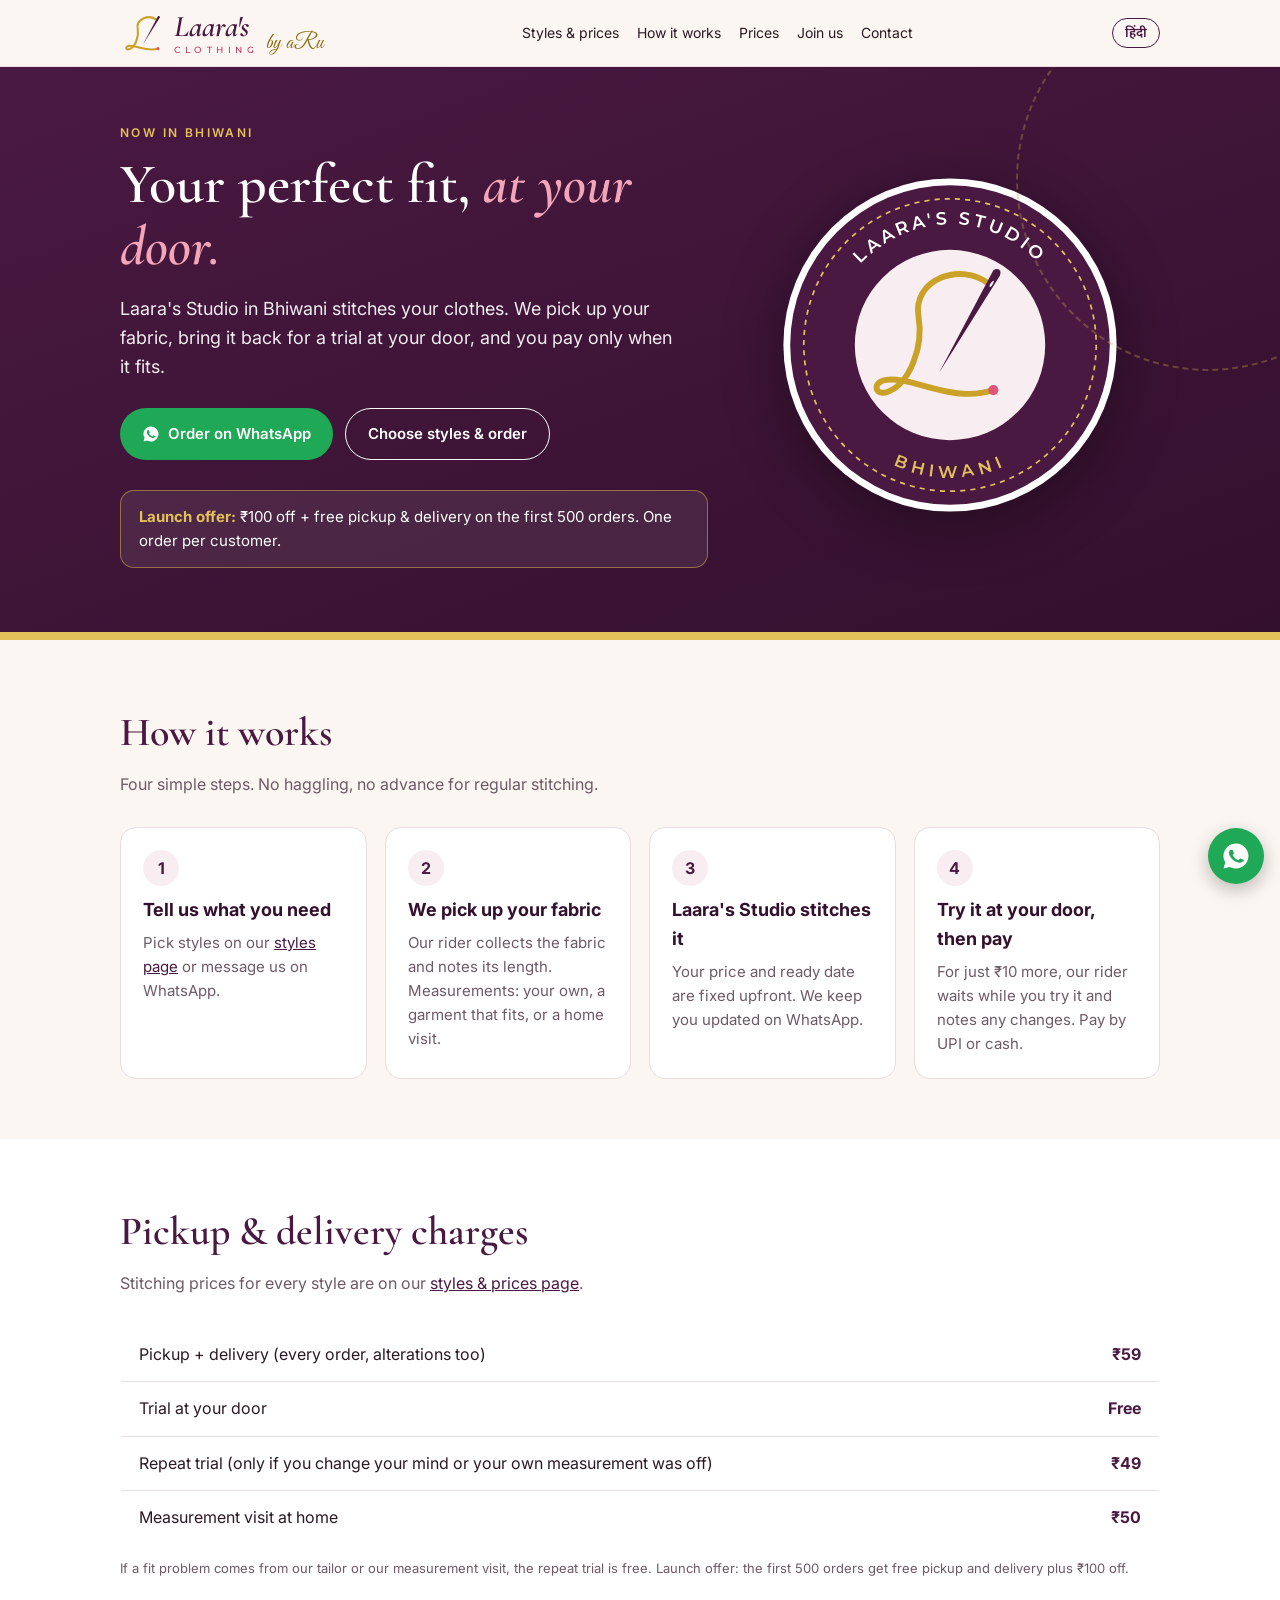
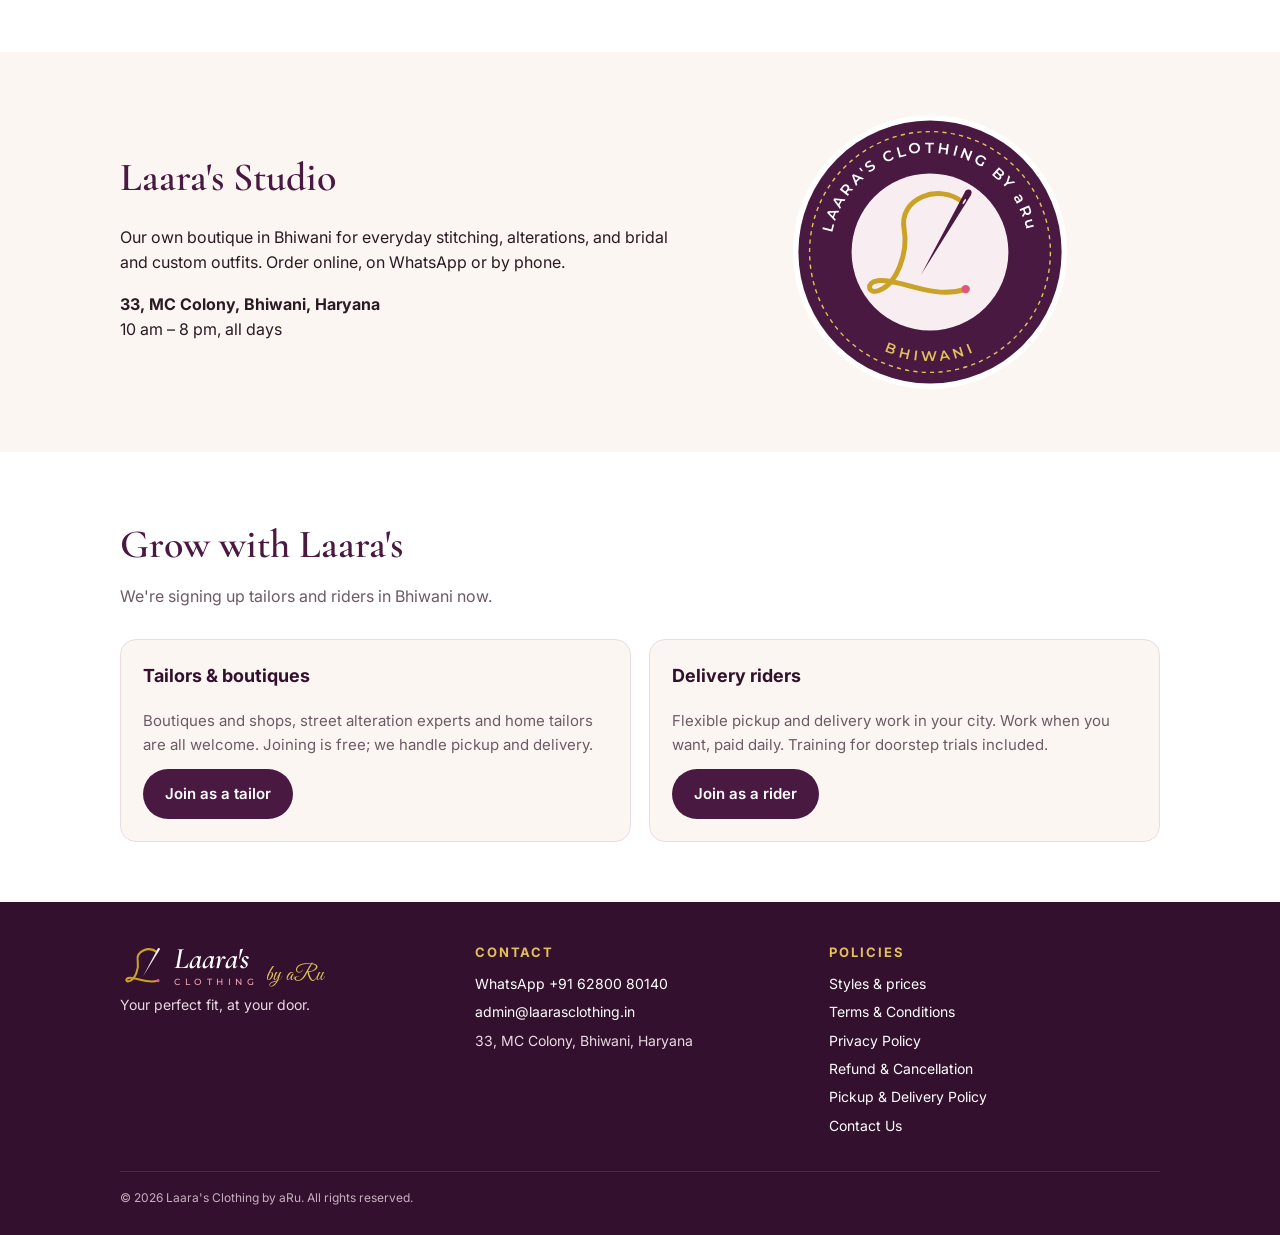
<file: site/index.html>
<!DOCTYPE html>
<html lang="en">
<head>
<meta charset="utf-8">
<meta name="viewport" content="width=device-width,initial-scale=1">
<title>Laara's Clothing by aRu — Tailoring at your door, Bhiwani</title>
<meta name="description" content="Laara's Studio, Bhiwani: get your clothes stitched with a free trial at your door on every order, and pay only when it fits. Order online or on WhatsApp.">
<meta property="og:title" content="Laara's Clothing by aRu">
<meta property="og:description" content="Laara's Studio, Bhiwani. Free trial at your door on every order. Pay only when it fits.">
<meta name="theme-color" content="#5B2245">
<link rel="icon" href="favicon.svg" type="image/svg+xml">
<link rel="preconnect" href="https://fonts.googleapis.com"><link rel="preconnect" href="https://fonts.gstatic.com" crossorigin>
<link href="https://fonts.googleapis.com/css2?family=Cormorant+Garamond:ital,wght@0,600;1,600&family=Great+Vibes&family=Inter:wght@400;600;700&family=Montserrat:wght@500;600&family=Noto+Sans+Devanagari:wght@400;600&display=swap" rel="stylesheet">
<link rel="stylesheet" href="style.css">
</head>
<body>

<header class="top"><div class="wrap">
  <a class="brand" href="/" aria-label="Laara's Clothing by aRu home"><svg class="mark" viewBox="0 0 200 200" aria-hidden="true"><g transform="translate(-5 12)"><path d="M166 32 C132 4 74 26 82 70 C88 104 72 148 46 158 C30 164 27 146 44 144 C76 140 122 172 170 156" fill="none" stroke="#C9A227" stroke-width="9" stroke-linecap="round"/><polygon points="170,15 178,21 106,136" fill="#4A1942"/><circle cx="174" cy="18" r="4.4" fill="#4A1942"/><circle cx="170" cy="156" r="7" fill="#E0567A"/></g></svg><span class="words"><span class="name">Laara's</span><span class="sub">CLOTHING</span></span><span class="by">by aRu</span></a>
  <nav class="links">
    <a href="shop.html"><span data-l="en">Styles &amp; prices</span><span data-l="hi">स्टाइल और कीमतें</span></a>
    <a href="#how"><span data-l="en">How it works</span><span data-l="hi">कैसे काम करता है</span></a>
    <a href="#prices"><span data-l="en">Prices</span><span data-l="hi">कीमतें</span></a>
    <a href="#join"><span data-l="en">Join us</span><span data-l="hi">हमसे जुड़ें</span></a>
    <a href="contact.html"><span data-l="en">Contact</span><span data-l="hi">संपर्क</span></a>
  </nav>
  <button class="lang" id="langBtn" type="button">हिंदी</button>
</div></header>

<section class="hero"><div class="wrap hero-grid"><div class="hero-text">
  <div class="eyebrow"><span data-l="en">Now in Bhiwani</span><span data-l="hi">अब भिवानी में</span></div>
  <h1 data-l="en">Your perfect fit, <em>at your door.</em></h1>
  <h1 data-l="hi">सही फिटिंग, <em>आपके दरवाज़े पर।</em></h1>
  <p class="lead" data-l="en">Laara's Studio in Bhiwani stitches your clothes. We pick up your fabric, bring it back for a trial at your door, and you pay only when it fits.</p>
  <p class="lead" data-l="hi">भिवानी का लारा'ज़ स्टूडियो आपके कपड़े सिलता है। हम कपड़ा घर से लेते हैं, ट्रायल के लिए वापस लाते हैं, और फिटिंग सही होने पर ही आप भुगतान करते हैं।</p>
  <div class="ctas">
    <a class="btn btn-wa" href="https://wa.me/916280080140?text=Hi%20Laara%27s%2C%20I%20want%20to%20get%20clothes%20stitched" target="_blank" rel="noopener">
      <svg viewBox="0 0 24 24" fill="currentColor"><path d="M12 2a10 10 0 0 0-8.6 15.1L2 22l5-1.3A10 10 0 1 0 12 2Zm5.3 14.1c-.2.6-1.3 1.2-1.8 1.2-.5.1-1 .2-3.3-.7-2.8-1.1-4.5-3.9-4.7-4.1-.1-.2-1.1-1.5-1.1-2.9s.7-2.1 1-2.4c.3-.3.6-.3.8-.3h.6c.2 0 .4 0 .6.5l.9 2.1c.1.2.1.4 0 .5l-.3.5-.4.5c-.1.1-.3.3-.1.6.2.3.8 1.3 1.7 2.1 1.2 1 2.1 1.3 2.4 1.5.3.1.5.1.6-.1l.9-1c.2-.3.4-.2.6-.1l2 .9c.3.2.5.2.6.3.1.2.1.8-.1 1.4Z"/></svg>
      <span data-l="en">Order on WhatsApp</span><span data-l="hi">WhatsApp पर ऑर्डर करें</span>
    </a>
    <a class="btn btn-ghost" href="shop.html"><span data-l="en">Choose styles &amp; order</span><span data-l="hi">स्टाइल चुनें और ऑर्डर करें</span></a>
  </div>
  <div class="offer" data-l="en"><b>Launch offer:</b> ₹100 off + free pickup &amp; delivery on the first 500 orders. One order per customer.</div>
  <div class="offer" data-l="hi"><b>शुरुआती ऑफ़र:</b> पहले 500 ऑर्डर पर ₹100 की छूट + मुफ़्त पिकअप और डिलीवरी। एक ग्राहक, एक ऑर्डर।</div>
</div>
  <div class="hero-seal"><svg class="seal-svg" viewBox="0 0 400 400" role="img" aria-label="Laara'S Studio Bhiwani seal"><defs><path id="hsT" d="M58,200 A142,142 0 0,1 342,200"/><path id="hsB" d="M44,200 A156,156 0 0,0 356,200"/></defs><circle cx="200" cy="200" r="196" fill="#FFFFFF"/><circle cx="200" cy="200" r="188" fill="#4A1942"/><circle cx="200" cy="200" r="172" fill="none" stroke="#E2C15A" stroke-width="2" stroke-dasharray="6 6"/><circle cx="200" cy="200" r="112" fill="#F8EDF1"/><text font-family="Montserrat, Arial, sans-serif" font-weight="600" font-size="21" letter-spacing="4" fill="#FFFFFF" text-anchor="middle"><textPath href="#hsT" startOffset="50%">LAARA'S STUDIO</textPath></text><text font-family="Montserrat, Arial, sans-serif" font-weight="600" font-size="20" letter-spacing="6" fill="#E2C15A" text-anchor="middle"><textPath href="#hsB" startOffset="50%">BHIWANI</textPath></text><g transform="translate(81 97)"><path d="M166 32 C132 4 74 26 82 70 C88 104 72 148 46 158 C30 164 27 146 44 144 C76 140 122 172 170 156" fill="none" stroke="#C9A227" stroke-width="7" stroke-linecap="round"/><polygon points="170,15 178,21 106,136" fill="#4A1942"/><circle cx="174" cy="18" r="4.4" fill="#4A1942"/><ellipse cx="168" cy="31" rx="1.3" ry="4.2" transform="rotate(32 168 31)" fill="#F8EDF1"/><circle cx="170" cy="156" r="6" fill="#E0567A"/></g></svg></div>
</div></section>

<section id="how"><div class="wrap">
  <h2><span data-l="en">How it works</span><span data-l="hi">कैसे काम करता है</span></h2>
  <p class="sec-lead"><span data-l="en">Four simple steps. No haggling, no advance for regular stitching.</span><span data-l="hi">चार आसान कदम। कोई मोल-भाव नहीं, सामान्य सिलाई के लिए कोई एडवांस नहीं।</span></p>
  <div class="grid g4">
    <div class="card"><div class="step-n">1</div>
      <h3><span data-l="en">Tell us what you need</span><span data-l="hi">बताइए क्या सिलवाना है</span></h3>
      <p><span data-l="en">Pick styles on our <a href="shop.html">styles page</a> or message us on WhatsApp.</span><span data-l="hi"><a href="shop.html">स्टाइल पेज</a> पर चुनें या WhatsApp पर बताइए।</span></p></div>
    <div class="card"><div class="step-n">2</div>
      <h3><span data-l="en">We pick up your fabric</span><span data-l="hi">हम कपड़ा ले जाते हैं</span></h3>
      <p><span data-l="en">Our rider collects the fabric and notes its length. Measurements: your own, a garment that fits, or a home visit.</span><span data-l="hi">हमारा राइडर कपड़ा लेता है और उसकी लंबाई नोट करता है। नाप: आपका अपना, फिट होने वाला कपड़ा, या घर पर नाप।</span></p></div>
    <div class="card"><div class="step-n">3</div>
      <h3><span data-l="en">Laara's Studio stitches it</span><span data-l="hi">लारा'ज़ स्टूडियो सिलता है</span></h3>
      <p><span data-l="en">Your price and ready date are fixed upfront. We keep you updated on WhatsApp.</span><span data-l="hi">कीमत और तैयार होने की तारीख पहले से तय। हम WhatsApp पर जानकारी देते रहते हैं।</span></p></div>
    <div class="card"><div class="step-n">4</div>
      <h3><span data-l="en">Try it at your door, then pay</span><span data-l="hi">घर पर ट्राई करें, फिर भुगतान</span></h3>
      <p><span data-l="en">For just ₹10 more, our rider waits while you try it and notes any changes. Pay by UPI or cash.</span><span data-l="hi">सिर्फ़ ₹10 ज़्यादा में राइडर रुकता है, आप ट्राई करते हैं, बदलाव नोट होते हैं। UPI या नकद से भुगतान।</span></p></div>
  </div>
</div></section>

<section id="prices" class="alt"><div class="wrap">
  <h2><span data-l="en">Pickup &amp; delivery charges</span><span data-l="hi">पिकअप और डिलीवरी शुल्क</span></h2>
  <p class="sec-lead"><span data-l="en">Stitching prices for every style are on our <a href="shop.html">styles &amp; prices page</a>.</span><span data-l="hi">हर स्टाइल की सिलाई की कीमत <a href="shop.html">स्टाइल और कीमतें पेज</a> पर है।</span></p>
  <table class="prices">
    <tr><td><span data-l="en">Pickup + delivery (every order, alterations too)</span><span data-l="hi">पिकअप + डिलीवरी (हर ऑर्डर, अल्टरेशन भी)</span></td><td>₹59</td></tr>
    <tr><td><span data-l="en">Trial at your door</span><span data-l="hi">घर पर ट्रायल</span></td><td><span data-l="en">Free</span><span data-l="hi">मुफ़्त</span></td></tr>
    <tr><td><span data-l="en">Repeat trial (only if you change your mind or your own measurement was off)</span><span data-l="hi">दोबारा ट्रायल (सिर्फ़ अगर आपने बदलाव चाहा या आपका दिया नाप गलत था)</span></td><td>₹49</td></tr>
    <tr><td><span data-l="en">Measurement visit at home</span><span data-l="hi">घर पर नाप लेने आना</span></td><td>₹50</td></tr>
  </table>
  <p class="note"><span data-l="en">If a fit problem comes from our tailor or our measurement visit, the repeat trial is free. Launch offer: the first 500 orders get free pickup and delivery plus ₹100 off.</span><span data-l="hi">अगर फ़िटिंग की गड़बड़ हमारे दर्ज़ी या हमारे नाप की वजह से है तो दोबारा ट्रायल मुफ़्त। शुरुआती ऑफ़र: पहले 500 ऑर्डर पर मुफ़्त पिकअप व डिलीवरी और ₹100 की छूट।</span></p>
</div></section>

<section><div class="wrap studio">
  <div>
    <h2><span data-l="en">Laara's Studio</span><span data-l="hi">लारा'ज़ स्टूडियो</span></h2>
    <p data-l="en">Our own boutique in Bhiwani for everyday stitching, alterations, and bridal and custom outfits. Order online, on WhatsApp or by phone.</p>
    <p data-l="hi">भिवानी में हमारा अपना बुटीक — रोज़ के कपड़ों की सिलाई, अल्टरेशन, और दुल्हन व खास डिज़ाइन के कपड़े। ऑनलाइन, WhatsApp या फ़ोन पर ऑर्डर करें।</p>
    <p><b>33, MC Colony, Bhiwani, Haryana</b><br><span data-l="en">10 am – 8 pm, all days</span><span data-l="hi">सुबह 10 – रात 8, सभी दिन</span></p>
  </div>
  <div class="studio-seal"><svg class="seal-svg" viewBox="0 0 400 400" role="img" aria-label="Laara'S Clothing By Aru Bhiwani seal"><defs><path id="ssT" d="M58,200 A142,142 0 0,1 342,200"/><path id="ssB" d="M44,200 A156,156 0 0,0 356,200"/></defs><circle cx="200" cy="200" r="196" fill="#FFFFFF"/><circle cx="200" cy="200" r="188" fill="#4A1942"/><circle cx="200" cy="200" r="172" fill="none" stroke="#E2C15A" stroke-width="2" stroke-dasharray="6 6"/><circle cx="200" cy="200" r="112" fill="#F8EDF1"/><text font-family="Montserrat, Arial, sans-serif" font-weight="600" font-size="21" letter-spacing="4" fill="#FFFFFF" text-anchor="middle"><textPath href="#ssT" startOffset="50%">LAARA'S CLOTHING BY aRu</textPath></text><text font-family="Montserrat, Arial, sans-serif" font-weight="600" font-size="20" letter-spacing="6" fill="#E2C15A" text-anchor="middle"><textPath href="#ssB" startOffset="50%">BHIWANI</textPath></text><g transform="translate(81 97)"><path d="M166 32 C132 4 74 26 82 70 C88 104 72 148 46 158 C30 164 27 146 44 144 C76 140 122 172 170 156" fill="none" stroke="#C9A227" stroke-width="7" stroke-linecap="round"/><polygon points="170,15 178,21 106,136" fill="#4A1942"/><circle cx="174" cy="18" r="4.4" fill="#4A1942"/><ellipse cx="168" cy="31" rx="1.3" ry="4.2" transform="rotate(32 168 31)" fill="#F8EDF1"/><circle cx="170" cy="156" r="6" fill="#E0567A"/></g></svg></div>
</div></section>

<section id="join" class="alt join"><div class="wrap">
  <h2><span data-l="en">Grow with Laara's</span><span data-l="hi">लारा'ज़ के साथ बढ़ें</span></h2>
  <p class="sec-lead"><span data-l="en">We're signing up tailors and riders in Bhiwani now.</span><span data-l="hi">हम अभी भिवानी में दर्ज़ी और राइडर जोड़ रहे हैं।</span></p>
  <div class="grid g3">
    <div class="card">
      <h3><span data-l="en">Tailors &amp; boutiques</span><span data-l="hi">दर्ज़ी और बुटीक</span></h3>
      <p><span data-l="en">Boutiques and shops, street alteration experts and home tailors are all welcome. Joining is free; we handle pickup and delivery.</span><span data-l="hi">बुटीक, दुकान, गली के अल्टरेशन कारीगर और घर से सिलाई करने वाले — सभी का स्वागत है। जुड़ना मुफ़्त; पिकअप-डिलीवरी हम करेंगे।</span></p>
      <a class="btn btn-plum" href="https://wa.me/916280080140?text=Hi%20Laara%27s%2C%20I%20am%20a%20tailor%20and%20want%20to%20join" target="_blank" rel="noopener"><span data-l="en">Join as a tailor</span><span data-l="hi">दर्ज़ी के रूप में जुड़ें</span></a>
    </div>
    <div class="card">
      <h3><span data-l="en">Delivery riders</span><span data-l="hi">डिलीवरी राइडर</span></h3>
      <p><span data-l="en">Flexible pickup and delivery work in your city. Work when you want, paid daily. Training for doorstep trials included.</span><span data-l="hi">अपने शहर में पिकअप-डिलीवरी का काम, जब चाहें तब। रोज़ाना भुगतान। घर पर ट्रायल की ट्रेनिंग भी।</span></p>
      <a class="btn btn-plum" href="https://wa.me/916280080140?text=Hi%20Laara%27s%2C%20I%20want%20to%20join%20as%20a%20rider" target="_blank" rel="noopener"><span data-l="en">Join as a rider</span><span data-l="hi">राइडर के रूप में जुड़ें</span></a>
    </div>
  </div>
</div></section>

<footer><div class="wrap">
  <div class="cols">
    <div>
      <a class="brand brand-foot" href="/"><svg class="mark" viewBox="0 0 200 200" aria-hidden="true"><g transform="translate(-5 12)"><path d="M166 32 C132 4 74 26 82 70 C88 104 72 148 46 158 C30 164 27 146 44 144 C76 140 122 172 170 156" fill="none" stroke="#C9A227" stroke-width="9" stroke-linecap="round"/><polygon points="170,15 178,21 106,136" fill="#F8EDF1"/><circle cx="174" cy="18" r="4.4" fill="#F8EDF1"/><circle cx="170" cy="156" r="7" fill="#E0567A"/></g></svg><span class="words"><span class="name">Laara's</span><span class="sub">CLOTHING</span></span><span class="by">by aRu</span></a>
      <p style="margin:6px 0 0">Your perfect fit, at your door.</p>
    </div>
    <div><h4>Contact</h4><ul>
      <li><a href="https://wa.me/916280080140">WhatsApp +91 62800 80140</a></li>
      <li><a href="mailto:admin@laarasclothing.in">admin@laarasclothing.in</a></li>
      <li>33, MC Colony, Bhiwani, Haryana</li>
    </ul></div>
    <div><h4>Policies</h4><ul>
      <li><a href="shop.html">Styles &amp; prices</a></li>
      <li><a href="terms.html">Terms &amp; Conditions</a></li>
      <li><a href="privacy.html">Privacy Policy</a></li>
      <li><a href="refund.html">Refund &amp; Cancellation</a></li>
      <li><a href="shipping.html">Pickup &amp; Delivery Policy</a></li>
      <li><a href="contact.html">Contact Us</a></li>
    </ul></div>
  </div>
  <div class="legal">© 2026 Laara's Clothing by aRu. All rights reserved.</div>
</div></footer>

<a class="wa-float" href="https://wa.me/916280080140" target="_blank" rel="noopener" aria-label="Chat on WhatsApp"><svg viewBox="0 0 24 24"><path d="M12 2a10 10 0 0 0-8.6 15.1L2 22l5-1.3A10 10 0 1 0 12 2Zm5.3 14.1c-.2.6-1.3 1.2-1.8 1.2-.5.1-1 .2-3.3-.7-2.8-1.1-4.5-3.9-4.7-4.1-.1-.2-1.1-1.5-1.1-2.9s.7-2.1 1-2.4c.3-.3.6-.3.8-.3h.6c.2 0 .4 0 .6.5l.9 2.1c.1.2.1.4 0 .5l-.3.5-.4.5c-.1.1-.3.3-.1.6.2.3.8 1.3 1.7 2.1 1.2 1 2.1 1.3 2.4 1.5.3.1.5.1.6-.1l.9-1c.2-.3.4-.2.6-.1l2 .9c.3.2.5.2.6.3.1.2.1.8-.1 1.4Z"/></svg></a>

<script>
(function(){
  var b=document.body, btn=document.getElementById('langBtn');
  function set(hi){b.classList.toggle('hi',hi);btn.textContent=hi?'English':'हिंदी';document.documentElement.lang=hi?'hi':'en';try{localStorage.setItem('lang',hi?'hi':'en')}catch(e){}}
  var saved=null;try{saved=localStorage.getItem('lang')}catch(e){}
  set(saved==='hi');
  btn.addEventListener('click',function(){set(!b.classList.contains('hi'))});
})();
</script>
</body>
</html>
</file>
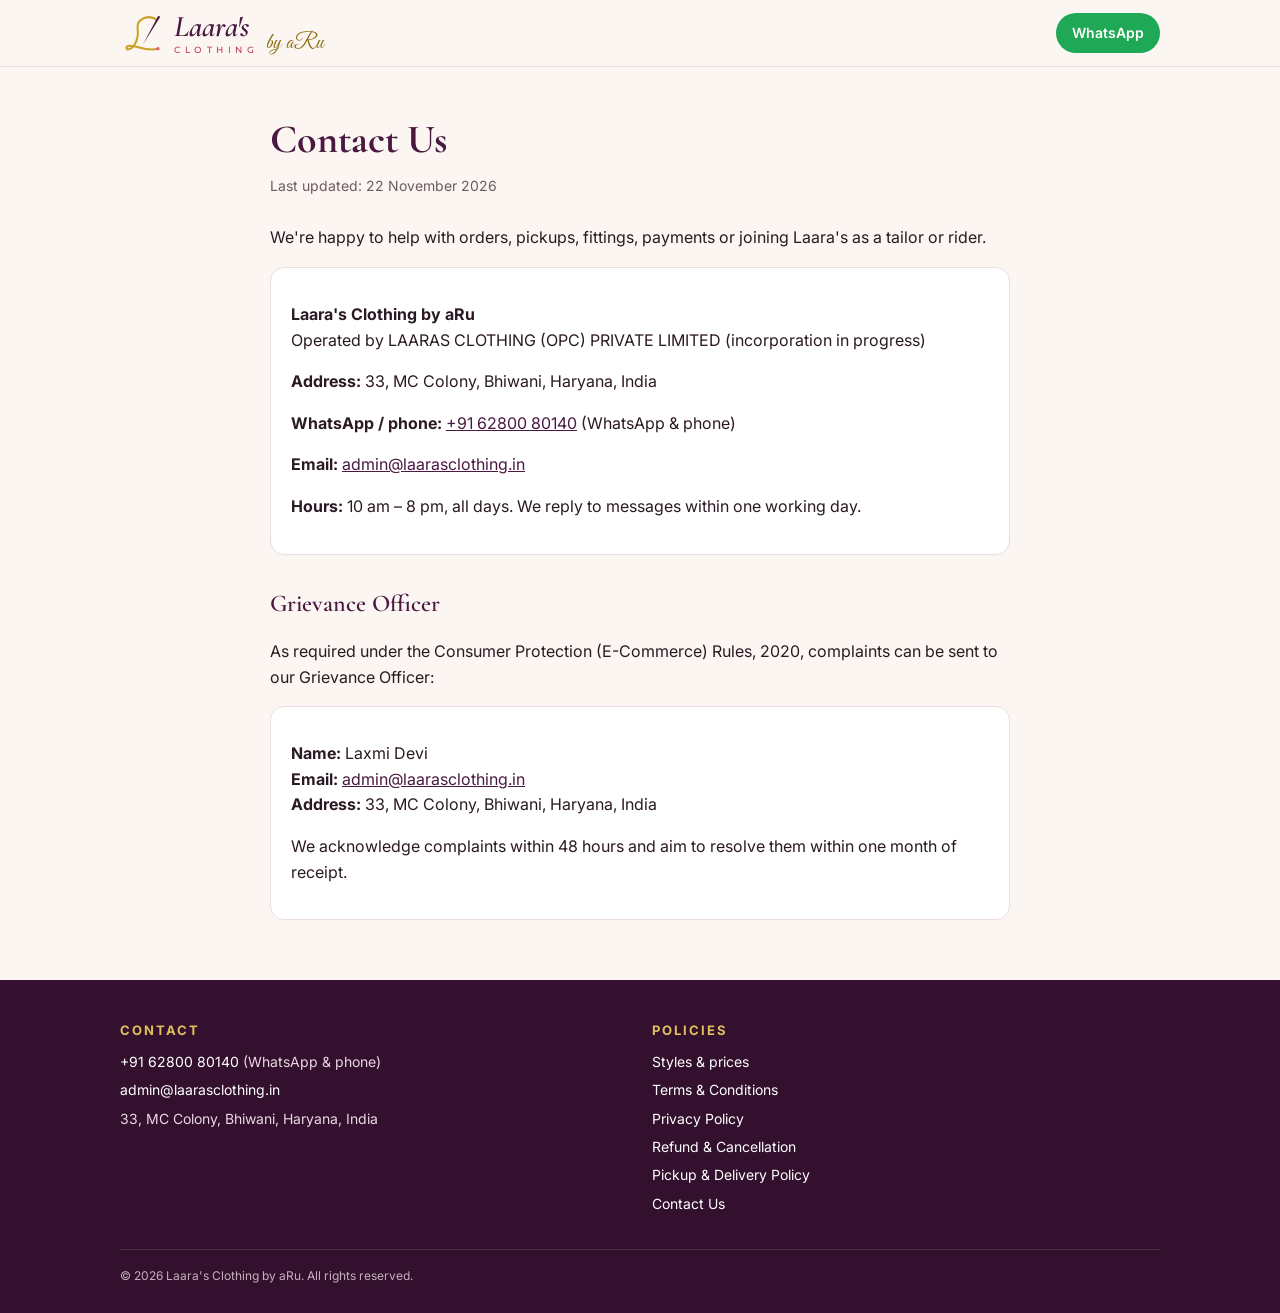
<file: site/contact.html>
<!DOCTYPE html><html lang="en"><head><meta charset="utf-8">
<meta name="viewport" content="width=device-width,initial-scale=1">
<title>Contact Us — Laara's Clothing by aRu</title><meta name="theme-color" content="#5B2245">
<link rel="icon" href="favicon.svg" type="image/svg+xml">
<link href="https://fonts.googleapis.com/css2?family=Cormorant+Garamond:ital,wght@0,600;1,600&family=Great+Vibes&family=Inter:wght@400;600;700&family=Montserrat:wght@500;600&family=Noto+Sans+Devanagari:wght@400;600&display=swap" rel="stylesheet">
<link rel="stylesheet" href="style.css"></head><body>
<header class="top"><div class="wrap">
<a class="brand" href="/" aria-label="Laara's Clothing by aRu home"><svg class="mark" viewBox="0 0 200 200" aria-hidden="true"><g transform="translate(-5 12)"><path d="M166 32 C132 4 74 26 82 70 C88 104 72 148 46 158 C30 164 27 146 44 144 C76 140 122 172 170 156" fill="none" stroke="#C9A227" stroke-width="9" stroke-linecap="round"/><polygon points="170,15 178,21 106,136" fill="#4A1942"/><circle cx="174" cy="18" r="4.4" fill="#4A1942"/><circle cx="170" cy="156" r="7" fill="#E0567A"/></g></svg><span class="words"><span class="name">Laara's</span><span class="sub">CLOTHING</span></span><span class="by">by aRu</span></a>
<a class="btn btn-wa" style="padding:9px 16px;font-size:14px" href="https://wa.me/916280080140">WhatsApp</a>
</div></header>
<main class="policy"><div class="wrap"><h1>Contact Us</h1><div class="updated">Last updated: 22 November 2026</div>

<p>We're happy to help with orders, pickups, fittings, payments or joining Laara's as a tailor or rider.</p>
<div class="box">
<p><b>Laara's Clothing by aRu</b><br>Operated by LAARAS CLOTHING (OPC) PRIVATE LIMITED (incorporation in progress)</p>
<p><b>Address:</b> 33, MC Colony, Bhiwani, Haryana, India</p>
<p><b>WhatsApp / phone:</b> <a href="https://wa.me/916280080140">+91 62800 80140</a> (WhatsApp &amp; phone)</p>
<p><b>Email:</b> <a href="mailto:admin@laarasclothing.in">admin@laarasclothing.in</a></p>
<p><b>Hours:</b> 10 am – 8 pm, all days. We reply to messages within one working day.</p>
</div>
<h2>Grievance Officer</h2>
<p>As required under the Consumer Protection (E-Commerce) Rules, 2020, complaints can be sent to our Grievance Officer:</p>
<div class="box"><p><b>Name:</b> Laxmi Devi<br><b>Email:</b> <a href="mailto:admin@laarasclothing.in">admin@laarasclothing.in</a><br><b>Address:</b> 33, MC Colony, Bhiwani, Haryana, India</p>
<p>We acknowledge complaints within 48 hours and aim to resolve them within one month of receipt.</p></div>

</div></main>
<footer><div class="wrap"><div class="cols">
<div><h4>Contact</h4><ul><li><a href="https://wa.me/916280080140">+91 62800 80140</a> (WhatsApp &amp; phone)</li><li><a href="mailto:admin@laarasclothing.in">admin@laarasclothing.in</a></li><li>33, MC Colony, Bhiwani, Haryana, India</li></ul></div>
<div><h4>Policies</h4><ul><li><a href="shop.html">Styles &amp; prices</a></li><li><a href="terms.html">Terms &amp; Conditions</a></li><li><a href="privacy.html">Privacy Policy</a></li><li><a href="refund.html">Refund &amp; Cancellation</a></li><li><a href="shipping.html">Pickup &amp; Delivery Policy</a></li><li><a href="contact.html">Contact Us</a></li></ul></div>
</div><div class="legal">© 2026 Laara's Clothing by aRu. All rights reserved.</div></div></footer>
</body></html>
</file>
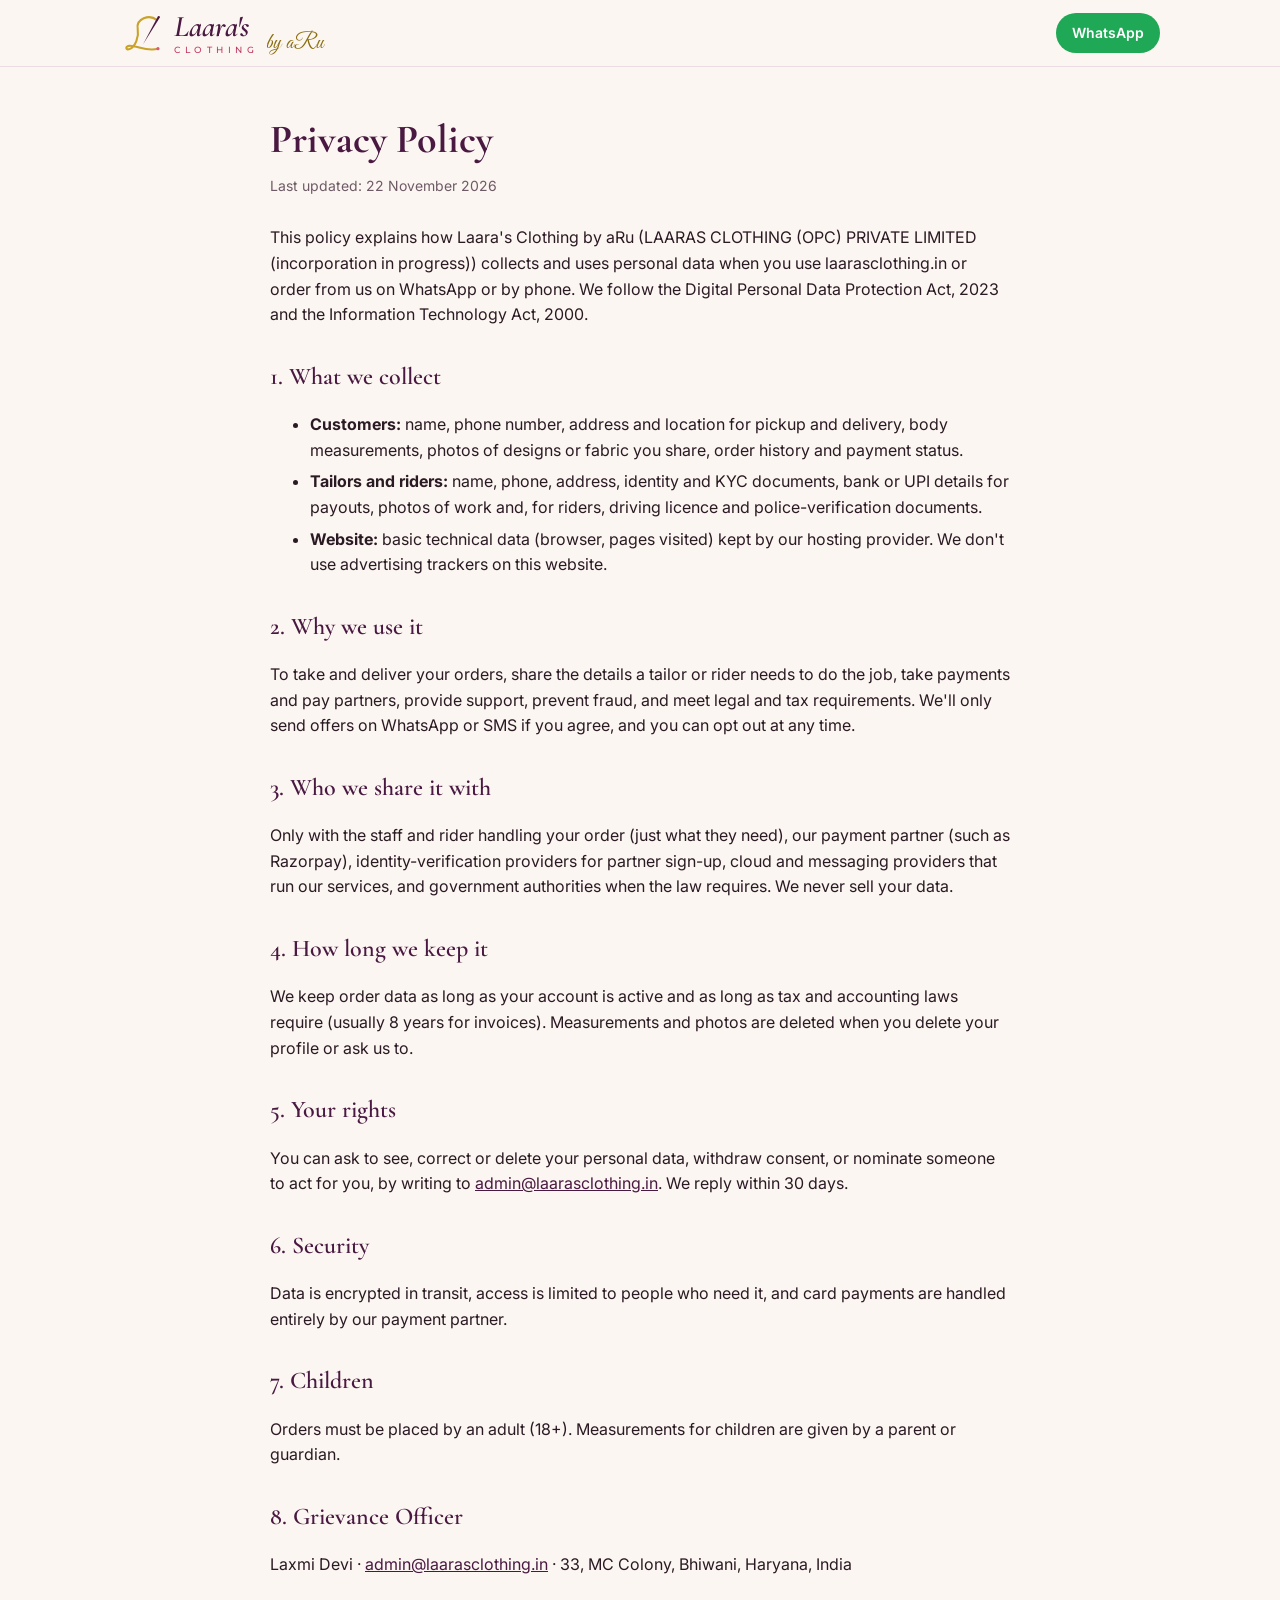
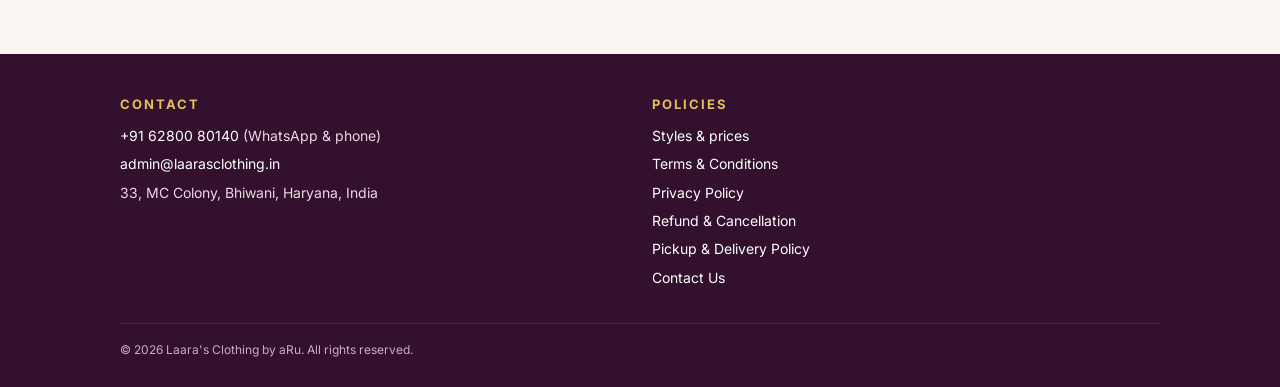
<file: site/privacy.html>
<!DOCTYPE html><html lang="en"><head><meta charset="utf-8">
<meta name="viewport" content="width=device-width,initial-scale=1">
<title>Privacy Policy — Laara's Clothing by aRu</title><meta name="theme-color" content="#5B2245">
<link rel="icon" href="favicon.svg" type="image/svg+xml">
<link href="https://fonts.googleapis.com/css2?family=Cormorant+Garamond:ital,wght@0,600;1,600&family=Great+Vibes&family=Inter:wght@400;600;700&family=Montserrat:wght@500;600&family=Noto+Sans+Devanagari:wght@400;600&display=swap" rel="stylesheet">
<link rel="stylesheet" href="style.css"></head><body>
<header class="top"><div class="wrap">
<a class="brand" href="/" aria-label="Laara's Clothing by aRu home"><svg class="mark" viewBox="0 0 200 200" aria-hidden="true"><g transform="translate(-5 12)"><path d="M166 32 C132 4 74 26 82 70 C88 104 72 148 46 158 C30 164 27 146 44 144 C76 140 122 172 170 156" fill="none" stroke="#C9A227" stroke-width="9" stroke-linecap="round"/><polygon points="170,15 178,21 106,136" fill="#4A1942"/><circle cx="174" cy="18" r="4.4" fill="#4A1942"/><circle cx="170" cy="156" r="7" fill="#E0567A"/></g></svg><span class="words"><span class="name">Laara's</span><span class="sub">CLOTHING</span></span><span class="by">by aRu</span></a>
<a class="btn btn-wa" style="padding:9px 16px;font-size:14px" href="https://wa.me/916280080140">WhatsApp</a>
</div></header>
<main class="policy"><div class="wrap"><h1>Privacy Policy</h1><div class="updated">Last updated: 22 November 2026</div>

<p>This policy explains how Laara's Clothing by aRu (LAARAS CLOTHING (OPC) PRIVATE LIMITED (incorporation in progress)) collects and uses personal data when you use laarasclothing.in or order from us on WhatsApp or by phone. We follow the Digital Personal Data Protection Act, 2023 and the Information Technology Act, 2000.</p>
<h2>1. What we collect</h2>
<ul>
<li><b>Customers:</b> name, phone number, address and location for pickup and delivery, body measurements, photos of designs or fabric you share, order history and payment status.</li>
<li><b>Tailors and riders:</b> name, phone, address, identity and KYC documents, bank or UPI details for payouts, photos of work and, for riders, driving licence and police-verification documents.</li>
<li><b>Website:</b> basic technical data (browser, pages visited) kept by our hosting provider. We don't use advertising trackers on this website.</li>
</ul>
<h2>2. Why we use it</h2>
<p>To take and deliver your orders, share the details a tailor or rider needs to do the job, take payments and pay partners, provide support, prevent fraud, and meet legal and tax requirements. We'll only send offers on WhatsApp or SMS if you agree, and you can opt out at any time.</p>
<h2>3. Who we share it with</h2>
<p>Only with the staff and rider handling your order (just what they need), our payment partner (such as Razorpay), identity-verification providers for partner sign-up, cloud and messaging providers that run our services, and government authorities when the law requires. We never sell your data.</p>
<h2>4. How long we keep it</h2>
<p>We keep order data as long as your account is active and as long as tax and accounting laws require (usually 8 years for invoices). Measurements and photos are deleted when you delete your profile or ask us to.</p>
<h2>5. Your rights</h2>
<p>You can ask to see, correct or delete your personal data, withdraw consent, or nominate someone to act for you, by writing to <a href="mailto:admin@laarasclothing.in">admin@laarasclothing.in</a>. We reply within 30 days.</p>
<h2>6. Security</h2>
<p>Data is encrypted in transit, access is limited to people who need it, and card payments are handled entirely by our payment partner.</p>
<h2>7. Children</h2>
<p>Orders must be placed by an adult (18+). Measurements for children are given by a parent or guardian.</p>
<h2>8. Grievance Officer</h2>
<p>Laxmi Devi · <a href="mailto:admin@laarasclothing.in">admin@laarasclothing.in</a> · 33, MC Colony, Bhiwani, Haryana, India</p>

</div></main>
<footer><div class="wrap"><div class="cols">
<div><h4>Contact</h4><ul><li><a href="https://wa.me/916280080140">+91 62800 80140</a> (WhatsApp &amp; phone)</li><li><a href="mailto:admin@laarasclothing.in">admin@laarasclothing.in</a></li><li>33, MC Colony, Bhiwani, Haryana, India</li></ul></div>
<div><h4>Policies</h4><ul><li><a href="shop.html">Styles &amp; prices</a></li><li><a href="terms.html">Terms &amp; Conditions</a></li><li><a href="privacy.html">Privacy Policy</a></li><li><a href="refund.html">Refund &amp; Cancellation</a></li><li><a href="shipping.html">Pickup &amp; Delivery Policy</a></li><li><a href="contact.html">Contact Us</a></li></ul></div>
</div><div class="legal">© 2026 Laara's Clothing by aRu. All rights reserved.</div></div></footer>
</body></html>
</file>
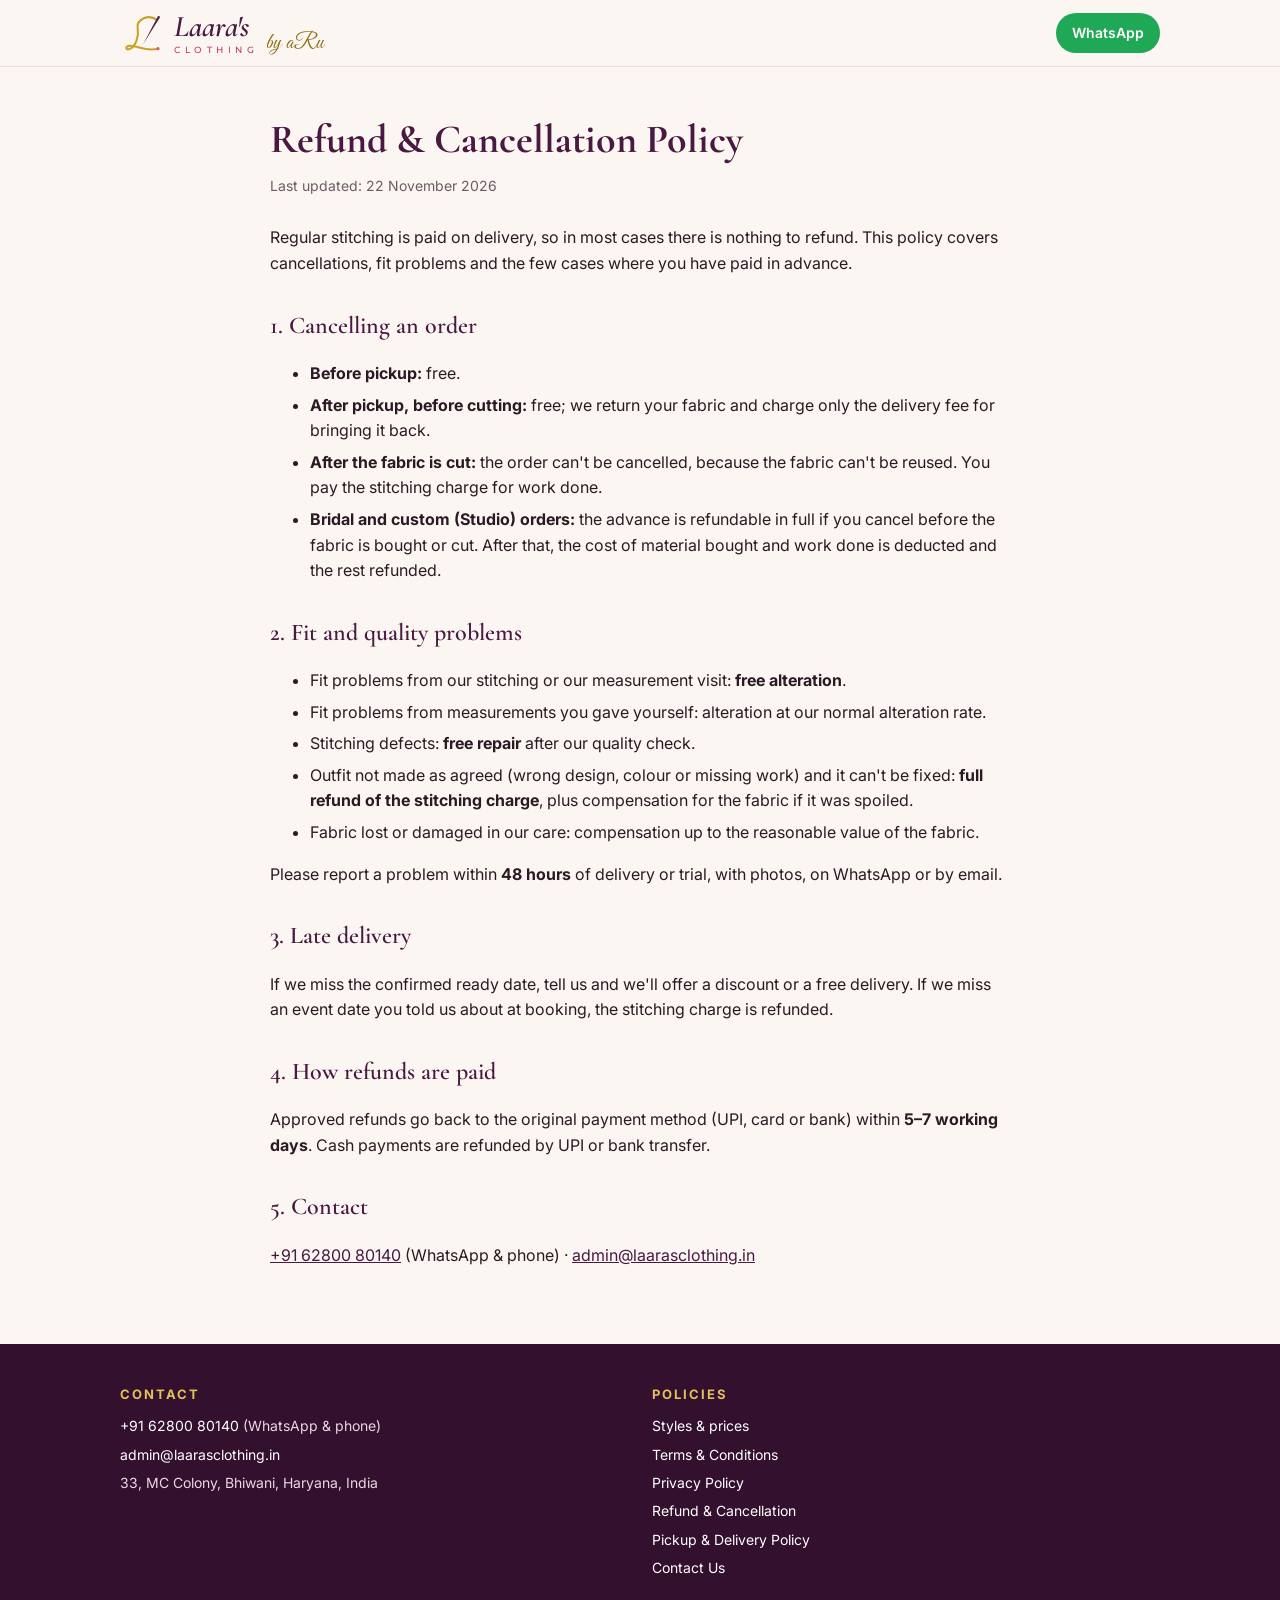
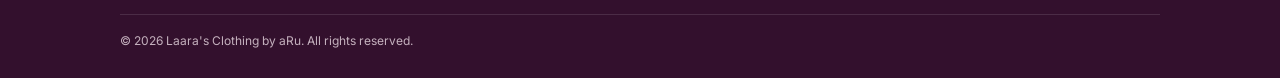
<file: site/refund.html>
<!DOCTYPE html><html lang="en"><head><meta charset="utf-8">
<meta name="viewport" content="width=device-width,initial-scale=1">
<title>Refund &amp; Cancellation Policy — Laara's Clothing by aRu</title><meta name="theme-color" content="#5B2245">
<link rel="icon" href="favicon.svg" type="image/svg+xml">
<link href="https://fonts.googleapis.com/css2?family=Cormorant+Garamond:ital,wght@0,600;1,600&family=Great+Vibes&family=Inter:wght@400;600;700&family=Montserrat:wght@500;600&family=Noto+Sans+Devanagari:wght@400;600&display=swap" rel="stylesheet">
<link rel="stylesheet" href="style.css"></head><body>
<header class="top"><div class="wrap">
<a class="brand" href="/" aria-label="Laara's Clothing by aRu home"><svg class="mark" viewBox="0 0 200 200" aria-hidden="true"><g transform="translate(-5 12)"><path d="M166 32 C132 4 74 26 82 70 C88 104 72 148 46 158 C30 164 27 146 44 144 C76 140 122 172 170 156" fill="none" stroke="#C9A227" stroke-width="9" stroke-linecap="round"/><polygon points="170,15 178,21 106,136" fill="#4A1942"/><circle cx="174" cy="18" r="4.4" fill="#4A1942"/><circle cx="170" cy="156" r="7" fill="#E0567A"/></g></svg><span class="words"><span class="name">Laara's</span><span class="sub">CLOTHING</span></span><span class="by">by aRu</span></a>
<a class="btn btn-wa" style="padding:9px 16px;font-size:14px" href="https://wa.me/916280080140">WhatsApp</a>
</div></header>
<main class="policy"><div class="wrap"><h1>Refund &amp; Cancellation Policy</h1><div class="updated">Last updated: 22 November 2026</div>

<p>Regular stitching is paid on delivery, so in most cases there is nothing to refund. This policy covers cancellations, fit problems and the few cases where you have paid in advance.</p>
<h2>1. Cancelling an order</h2>
<ul>
<li><b>Before pickup:</b> free.</li>
<li><b>After pickup, before cutting:</b> free; we return your fabric and charge only the delivery fee for bringing it back.</li>
<li><b>After the fabric is cut:</b> the order can't be cancelled, because the fabric can't be reused. You pay the stitching charge for work done.</li>
<li><b>Bridal and custom (Studio) orders:</b> the advance is refundable in full if you cancel before the fabric is bought or cut. After that, the cost of material bought and work done is deducted and the rest refunded.</li>
</ul>
<h2>2. Fit and quality problems</h2>
<ul>
<li>Fit problems from our stitching or our measurement visit: <b>free alteration</b>.</li>
<li>Fit problems from measurements you gave yourself: alteration at our normal alteration rate.</li>
<li>Stitching defects: <b>free repair</b> after our quality check.</li>
<li>Outfit not made as agreed (wrong design, colour or missing work) and it can't be fixed: <b>full refund of the stitching charge</b>, plus compensation for the fabric if it was spoiled.</li>
<li>Fabric lost or damaged in our care: compensation up to the reasonable value of the fabric.</li>
</ul>
<p>Please report a problem within <b>48 hours</b> of delivery or trial, with photos, on WhatsApp or by email.</p>
<h2>3. Late delivery</h2>
<p>If we miss the confirmed ready date, tell us and we'll offer a discount or a free delivery. If we miss an event date you told us about at booking, the stitching charge is refunded.</p>
<h2>4. How refunds are paid</h2>
<p>Approved refunds go back to the original payment method (UPI, card or bank) within <b>5–7 working days</b>. Cash payments are refunded by UPI or bank transfer.</p>
<h2>5. Contact</h2>
<p><a href="https://wa.me/916280080140">+91 62800 80140</a> (WhatsApp &amp; phone) · <a href="mailto:admin@laarasclothing.in">admin@laarasclothing.in</a></p>

</div></main>
<footer><div class="wrap"><div class="cols">
<div><h4>Contact</h4><ul><li><a href="https://wa.me/916280080140">+91 62800 80140</a> (WhatsApp &amp; phone)</li><li><a href="mailto:admin@laarasclothing.in">admin@laarasclothing.in</a></li><li>33, MC Colony, Bhiwani, Haryana, India</li></ul></div>
<div><h4>Policies</h4><ul><li><a href="shop.html">Styles &amp; prices</a></li><li><a href="terms.html">Terms &amp; Conditions</a></li><li><a href="privacy.html">Privacy Policy</a></li><li><a href="refund.html">Refund &amp; Cancellation</a></li><li><a href="shipping.html">Pickup &amp; Delivery Policy</a></li><li><a href="contact.html">Contact Us</a></li></ul></div>
</div><div class="legal">© 2026 Laara's Clothing by aRu. All rights reserved.</div></div></footer>
</body></html>
</file>
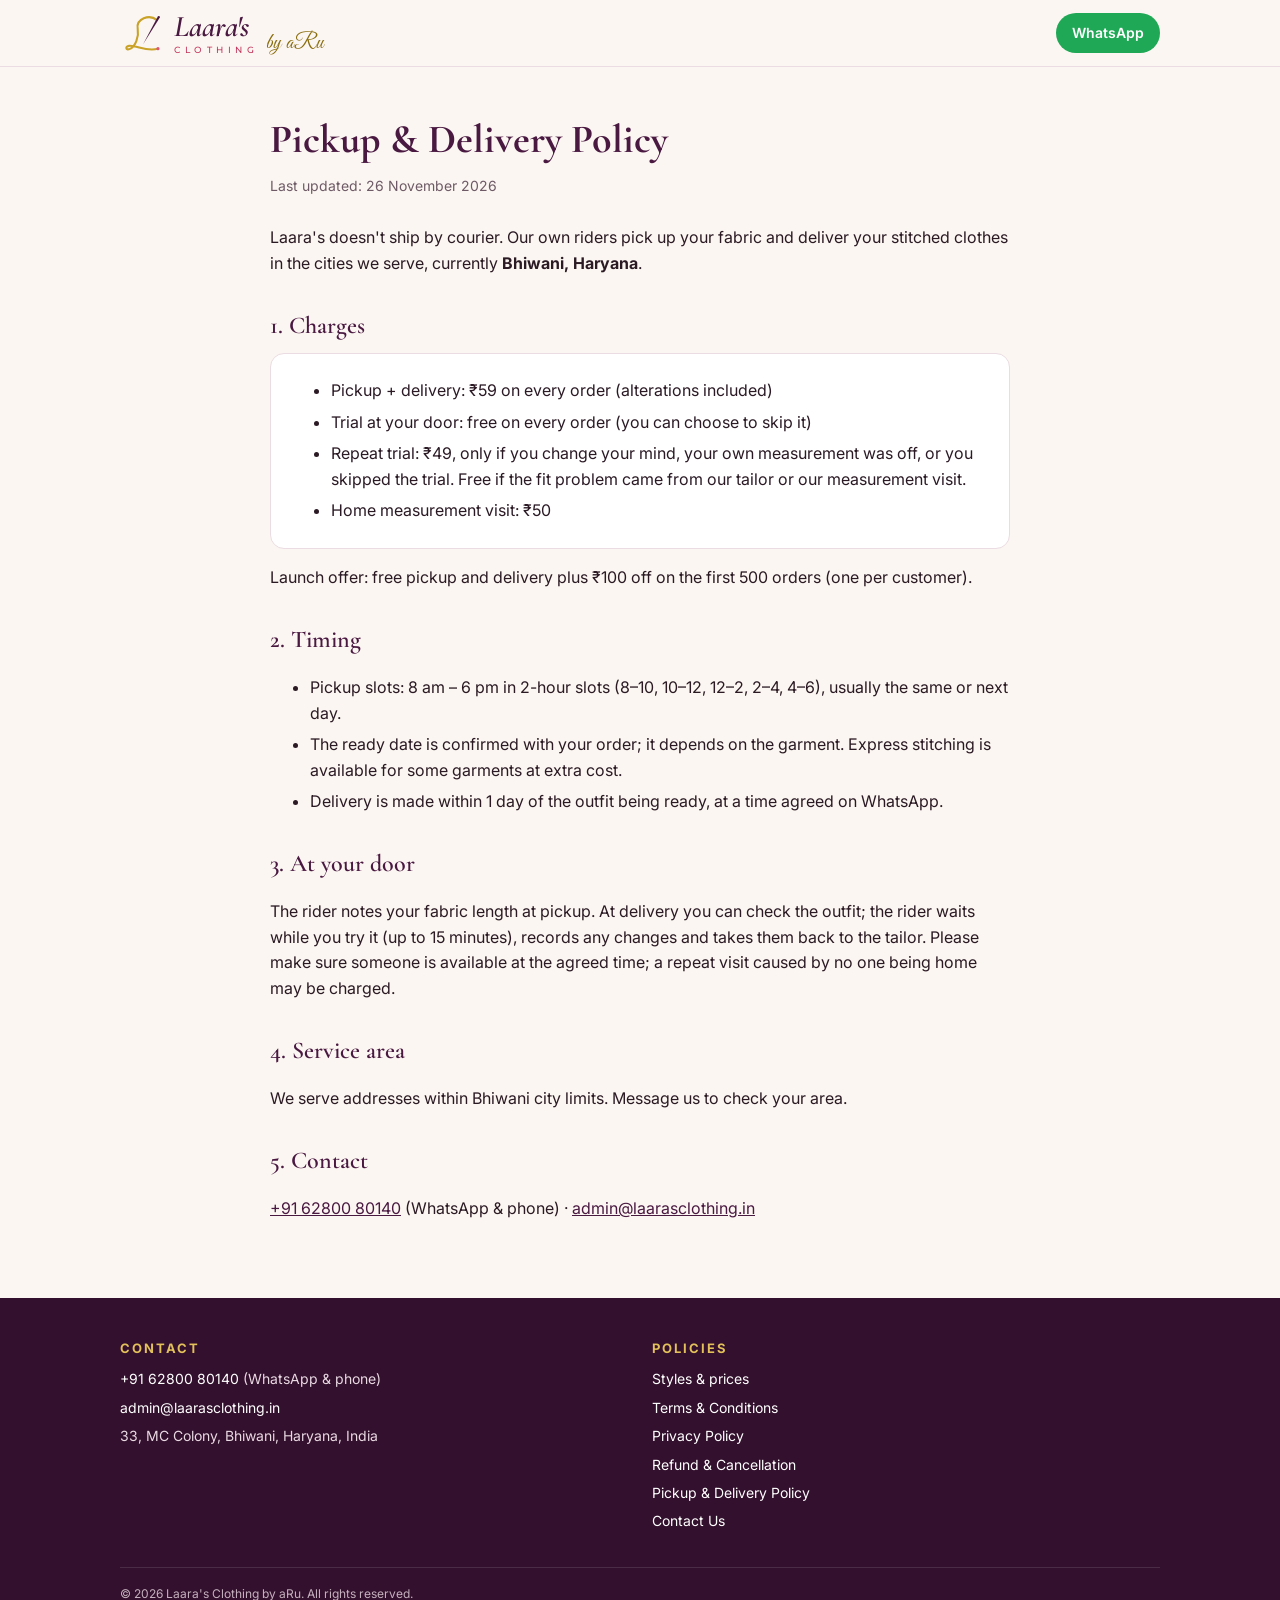
<file: site/shipping.html>
<!DOCTYPE html><html lang="en"><head><meta charset="utf-8">
<meta name="viewport" content="width=device-width,initial-scale=1">
<title>Pickup &amp; Delivery Policy — Laara's Clothing by aRu</title><meta name="theme-color" content="#5B2245">
<link rel="icon" href="favicon.svg" type="image/svg+xml">
<link href="https://fonts.googleapis.com/css2?family=Cormorant+Garamond:ital,wght@0,600;1,600&family=Great+Vibes&family=Inter:wght@400;600;700&family=Montserrat:wght@500;600&family=Noto+Sans+Devanagari:wght@400;600&display=swap" rel="stylesheet">
<link rel="stylesheet" href="style.css"></head><body>
<header class="top"><div class="wrap">
<a class="brand" href="/" aria-label="Laara's Clothing by aRu home"><svg class="mark" viewBox="0 0 200 200" aria-hidden="true"><g transform="translate(-5 12)"><path d="M166 32 C132 4 74 26 82 70 C88 104 72 148 46 158 C30 164 27 146 44 144 C76 140 122 172 170 156" fill="none" stroke="#C9A227" stroke-width="9" stroke-linecap="round"/><polygon points="170,15 178,21 106,136" fill="#4A1942"/><circle cx="174" cy="18" r="4.4" fill="#4A1942"/><circle cx="170" cy="156" r="7" fill="#E0567A"/></g></svg><span class="words"><span class="name">Laara's</span><span class="sub">CLOTHING</span></span><span class="by">by aRu</span></a>
<a class="btn btn-wa" style="padding:9px 16px;font-size:14px" href="https://wa.me/916280080140">WhatsApp</a>
</div></header>
<main class="policy"><div class="wrap"><h1>Pickup &amp; Delivery Policy</h1><div class="updated">Last updated: 26 November 2026</div>

<p>Laara's doesn't ship by courier. Our own riders pick up your fabric and deliver your stitched clothes in the cities we serve, currently <b>Bhiwani, Haryana</b>.</p>
<h2>1. Charges</h2>
<div class="box"><ul style="margin:0">
<li>Pickup + delivery: ₹59 on every order (alterations included)</li>
<li>Trial at your door: free on every order (you can choose to skip it)</li>
<li>Repeat trial: ₹49, only if you change your mind, your own measurement was off, or you skipped the trial. Free if the fit problem came from our tailor or our measurement visit.</li>
<li>Home measurement visit: ₹50</li>
</ul></div>
<p>Launch offer: free pickup and delivery plus ₹100 off on the first 500 orders (one per customer).</p>
<h2>2. Timing</h2>
<ul>
<li>Pickup slots: 8 am – 6 pm in 2-hour slots (8–10, 10–12, 12–2, 2–4, 4–6), usually the same or next day.</li>
<li>The ready date is confirmed with your order; it depends on the garment. Express stitching is available for some garments at extra cost.</li>
<li>Delivery is made within 1 day of the outfit being ready, at a time agreed on WhatsApp.</li>
</ul>
<h2>3. At your door</h2>
<p>The rider notes your fabric length at pickup. At delivery you can check the outfit; the rider waits while you try it (up to 15 minutes), records any changes and takes them back to the tailor. Please make sure someone is available at the agreed time; a repeat visit caused by no one being home may be charged.</p>
<h2>4. Service area</h2>
<p>We serve addresses within Bhiwani city limits. Message us to check your area.</p>
<h2>5. Contact</h2>
<p><a href="https://wa.me/916280080140">+91 62800 80140</a> (WhatsApp &amp; phone) · <a href="mailto:admin@laarasclothing.in">admin@laarasclothing.in</a></p>

</div></main>
<footer><div class="wrap"><div class="cols">
<div><h4>Contact</h4><ul><li><a href="https://wa.me/916280080140">+91 62800 80140</a> (WhatsApp &amp; phone)</li><li><a href="mailto:admin@laarasclothing.in">admin@laarasclothing.in</a></li><li>33, MC Colony, Bhiwani, Haryana, India</li></ul></div>
<div><h4>Policies</h4><ul><li><a href="shop.html">Styles &amp; prices</a></li><li><a href="terms.html">Terms &amp; Conditions</a></li><li><a href="privacy.html">Privacy Policy</a></li><li><a href="refund.html">Refund &amp; Cancellation</a></li><li><a href="shipping.html">Pickup &amp; Delivery Policy</a></li><li><a href="contact.html">Contact Us</a></li></ul></div>
</div><div class="legal">© 2026 Laara's Clothing by aRu. All rights reserved.</div></div></footer>
</body></html>
</file>
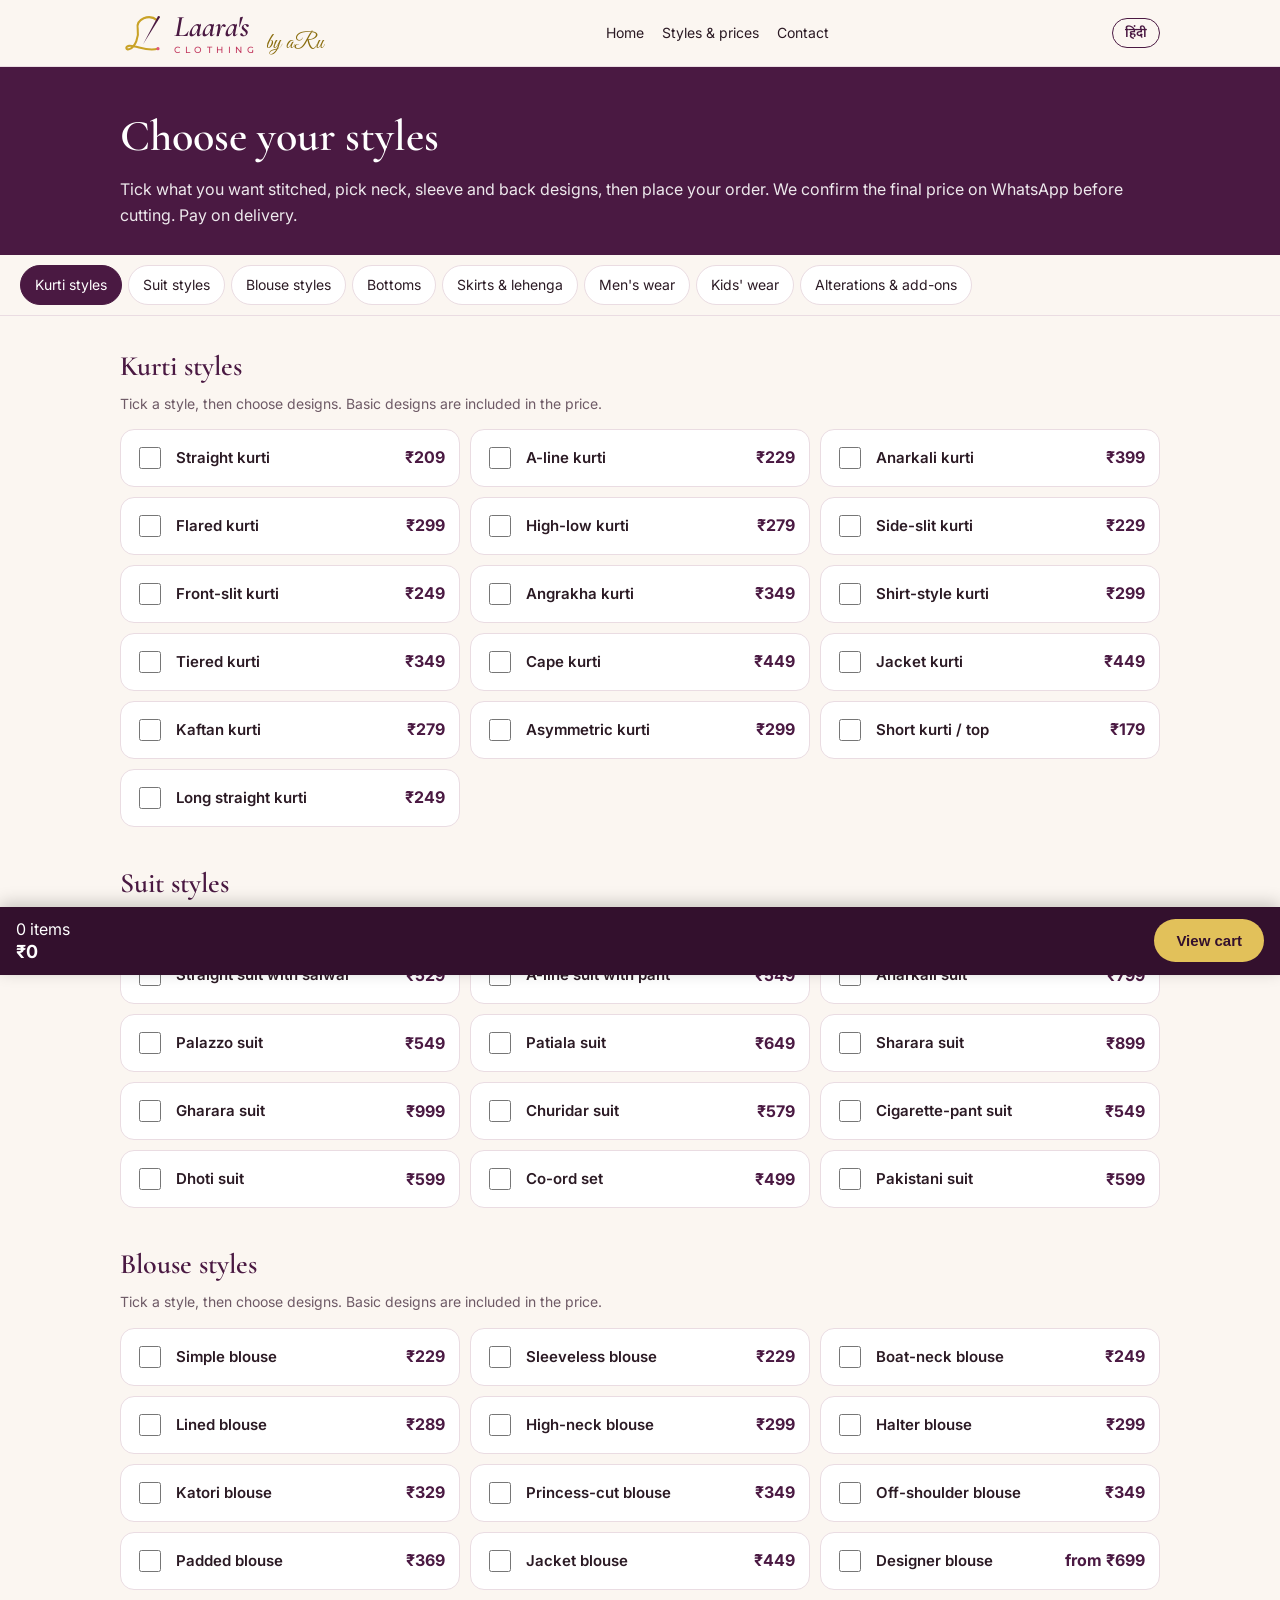
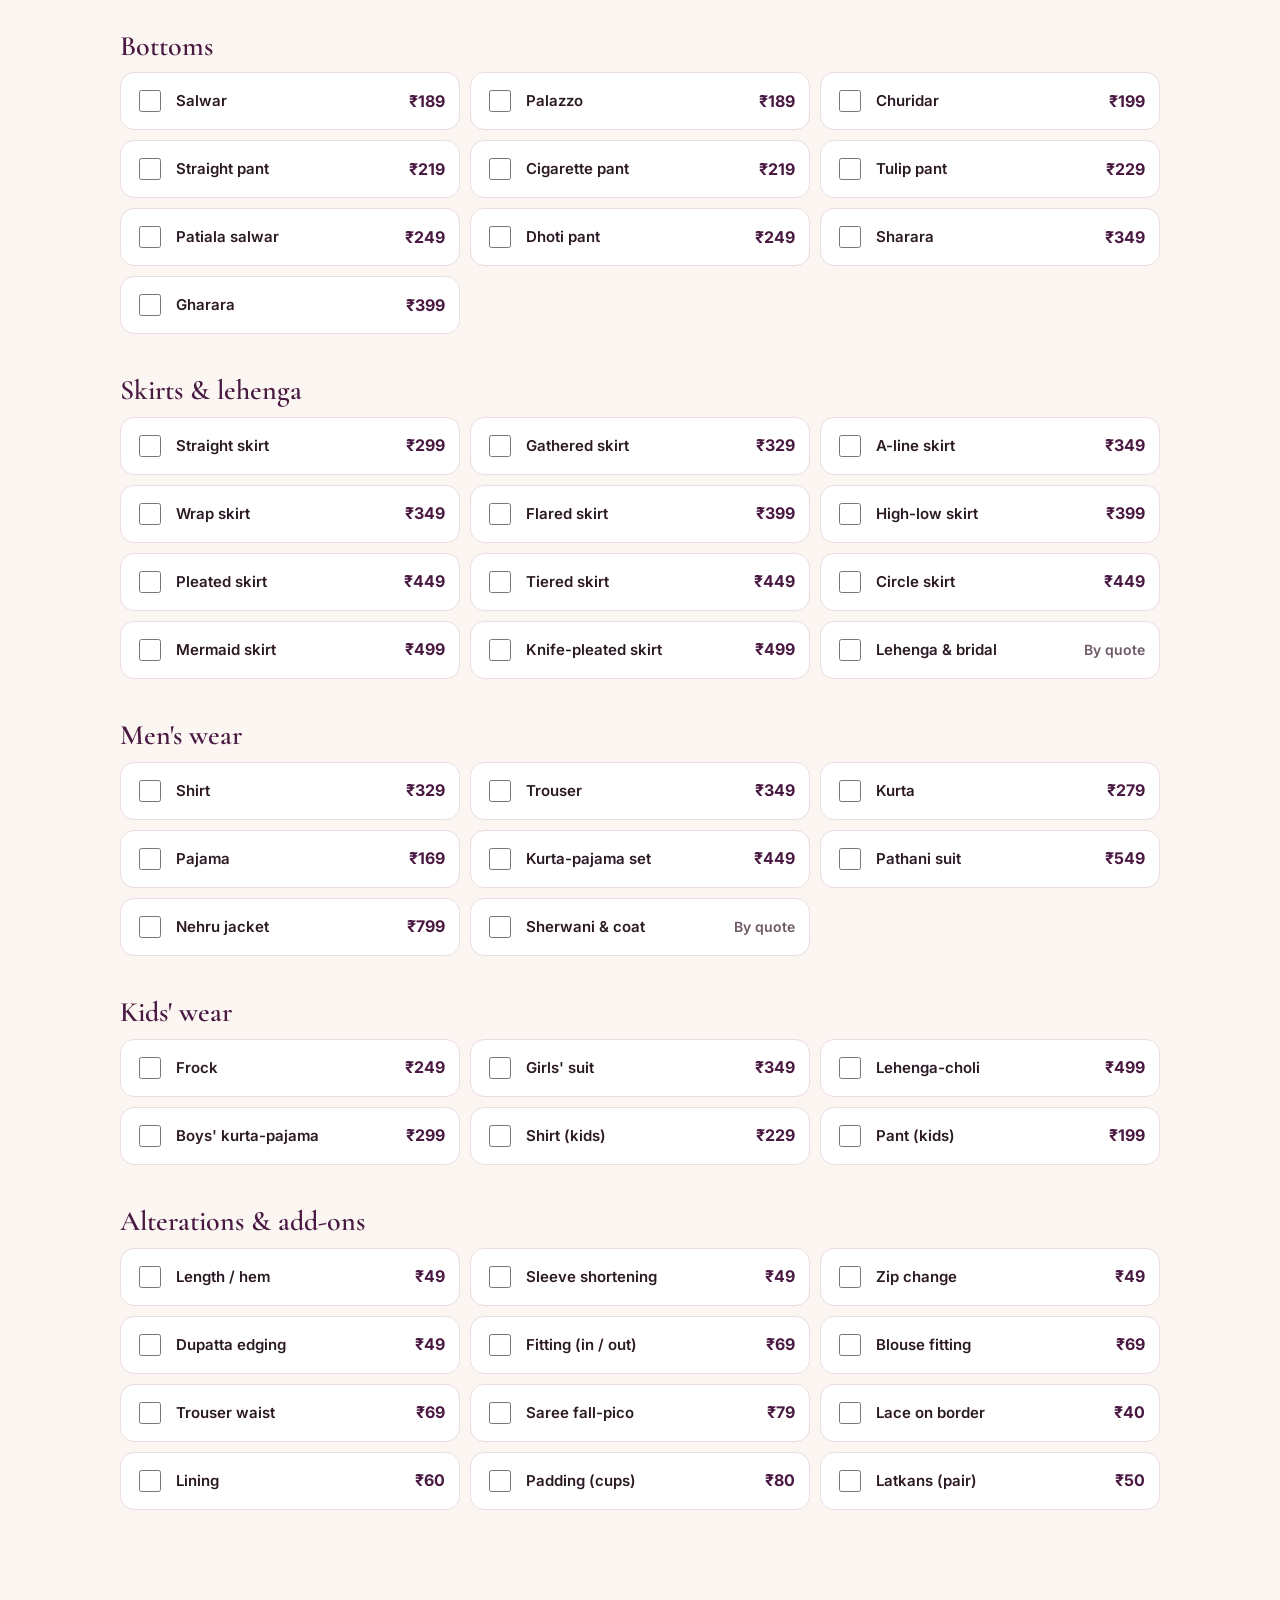
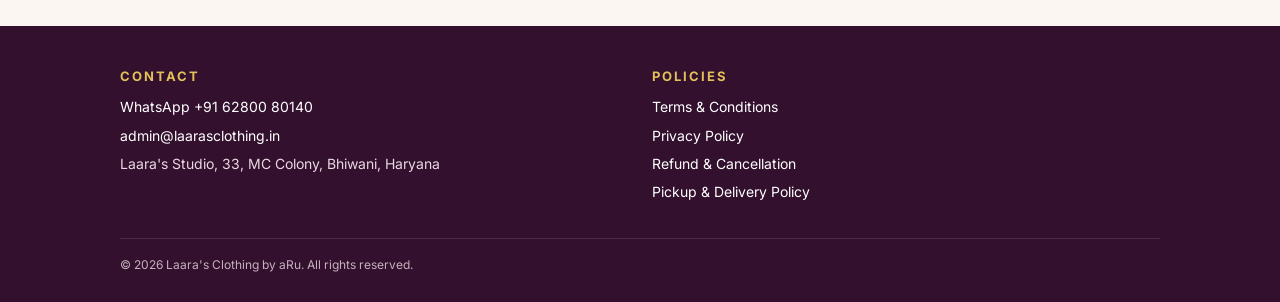
<file: site/shop.html>
<!DOCTYPE html>
<html lang="en">
<head>
<meta charset="utf-8">
<meta name="viewport" content="width=device-width,initial-scale=1">
<title>Styles &amp; Prices — Laara's Studio, Bhiwani</title>
<meta name="description" content="Choose your stitching styles and place your order with Laara's Studio, Bhiwani. Free trial at your door, pickup + delivery ₹59, pay only when it fits.">
<meta name="theme-color" content="#5B2245">
<link rel="icon" href="favicon.svg" type="image/svg+xml">
<link rel="preconnect" href="https://fonts.googleapis.com"><link rel="preconnect" href="https://fonts.gstatic.com" crossorigin>
<link href="https://fonts.googleapis.com/css2?family=Cormorant+Garamond:ital,wght@0,600;1,600&family=Great+Vibes&family=Inter:wght@400;600;700&family=Montserrat:wght@500;600&family=Noto+Sans+Devanagari:wght@400;600&display=swap" rel="stylesheet">
<link rel="stylesheet" href="style.css">
<style>
.shop-head{background:var(--plum);color:#fff;padding:34px 0 26px}
.shop-head h1{font-family:var(--serif);font-size:clamp(30px,5vw,44px);margin:0 0 6px;font-weight:600}
.shop-head p{margin:0;opacity:.9}
.tabs{position:sticky;top:61px;z-index:5;background:var(--cream);border-bottom:1px solid var(--line);overflow-x:auto;white-space:nowrap;padding:10px 20px;scrollbar-width:none}
.tabs::-webkit-scrollbar{display:none}
.tabs a{display:inline-block;padding:8px 14px;margin-right:6px;border-radius:20px;border:1px solid var(--line);background:#fff;text-decoration:none;color:var(--ink);font-size:14px}
.tabs a.on{background:var(--plum);color:#fff;border-color:var(--plum)}
.cat{padding:28px 0 6px;scroll-margin-top:120px}
.cat h2{font-size:28px;margin-bottom:4px}
.cat .hint{color:var(--muted);font-size:14px;margin:0 0 14px}
.items{display:grid;grid-template-columns:repeat(auto-fill,minmax(min(100%,300px),1fr));gap:10px}
.item{background:#fff;border:1.5px solid var(--line);border-radius:14px;padding:12px 14px;transition:border-color .15s}
.item.on{border-color:var(--plum);background:#FDF8FA}
.item label.row{display:flex;align-items:center;gap:12px;cursor:pointer;min-height:32px}
.item input[type=checkbox]{width:22px;height:22px;accent-color:var(--plum);flex:none}
.item .nm{flex:1;font-weight:600;font-size:15px}
.item .pr{font-weight:700;color:var(--plum);white-space:nowrap}
.item .pr.q{color:var(--muted);font-weight:600;font-size:14px}
.opts{display:none;margin-top:10px;padding-top:10px;border-top:1px dashed var(--line);gap:8px;grid-template-columns:1fr 1fr}
.item.on .opts{display:grid}
.opts label{font-size:12px;color:var(--muted);display:flex;flex-direction:column;gap:3px}
.opts select,.opts input{font:15px var(--sans);padding:8px;border:1px solid var(--line);border-radius:8px;background:#fff;color:var(--ink);width:100%}
.opts .full{grid-column:1/-1}
.qty{display:flex;align-items:center;gap:6px}
.qty button{width:34px;height:34px;border-radius:50%;border:1px solid var(--plum);background:#fff;color:var(--plum);font-size:18px;cursor:pointer}
.qty span{min-width:22px;text-align:center;font-weight:700}
.incl{font-size:13px;color:var(--muted);margin:8px 0 0}
/* cart bar */
.cartbar{position:fixed;left:0;right:0;bottom:0;z-index:30;background:var(--plum-dark);color:#fff;padding:12px 16px;display:flex;align-items:center;gap:12px;box-shadow:0 -4px 16px rgba(0,0,0,.2);transform:translateY(110%);transition:transform .25s}
.cartbar.show{transform:none}
.cartbar .sum{flex:1;line-height:1.3}
.cartbar .sum b{font-size:18px}
.cartbar .btn{background:var(--gold);color:var(--plum-dark)}
/* drawer */
.drawer{position:fixed;inset:0;z-index:40;background:rgba(30,10,22,.5);display:none}
.drawer.open{display:block}
.panel{position:absolute;right:0;top:0;bottom:0;width:min(100%,460px);background:var(--cream);overflow-y:auto;padding:20px 18px 120px}
.panel h2{font-size:30px}
.close{float:right;border:0;background:none;font-size:28px;cursor:pointer;color:var(--plum)}
.line{background:#fff;border:1px solid var(--line);border-radius:12px;padding:10px 12px;margin-bottom:8px;display:flex;gap:10px}
.line .d{flex:1;font-size:14px}
.line .d b{font-size:15px}
.line .d small{display:block;color:var(--muted)}
.line .amt{font-weight:700;color:var(--plum);white-space:nowrap}
.line .rm{border:0;background:none;color:#B03A48;font-size:13px;cursor:pointer;padding:0;margin-top:4px}
.box2{background:#fff;border:1px solid var(--line);border-radius:12px;padding:14px;margin:14px 0}
.box2 h3{margin:0 0 8px;font-size:16px;color:var(--plum-dark)}
.radio{display:flex;align-items:center;gap:10px;padding:6px 0;font-size:15px;cursor:pointer}
.radio input{width:20px;height:20px;accent-color:var(--plum)}
.tot td{padding:5px 0;font-size:15px}.tot td:last-child{text-align:right;white-space:nowrap}
.tot tr.g td{font-size:18px;font-weight:700;color:var(--plum);border-top:1px solid var(--line);padding-top:10px}
.tot tr.off td{color:#1B8A4A}
.field{display:flex;flex-direction:column;gap:4px;margin-bottom:10px;font-size:13px;color:var(--muted)}
.field input,.field textarea,.field select{font:16px var(--sans);padding:10px;border:1px solid var(--line);border-radius:10px;background:#fff;color:var(--ink)}
.err{color:#B03A48;font-size:14px;min-height:20px}
.empty{color:var(--muted);text-align:center;padding:30px 0}
body.hi .shop-head p{letter-spacing:0}
</style>
</head>
<body>

<header class="top"><div class="wrap">
  <a class="brand" href="/" aria-label="Laara's Clothing by aRu home"><svg class="mark" viewBox="0 0 200 200" aria-hidden="true"><g transform="translate(-5 12)"><path d="M166 32 C132 4 74 26 82 70 C88 104 72 148 46 158 C30 164 27 146 44 144 C76 140 122 172 170 156" fill="none" stroke="#C9A227" stroke-width="9" stroke-linecap="round"/><polygon points="170,15 178,21 106,136" fill="#4A1942"/><circle cx="174" cy="18" r="4.4" fill="#4A1942"/><circle cx="170" cy="156" r="7" fill="#E0567A"/></g></svg><span class="words"><span class="name">Laara's</span><span class="sub">CLOTHING</span></span><span class="by">by aRu</span></a>
  <nav class="links">
    <a href="/"><span data-l="en">Home</span><span data-l="hi">होम</span></a>
    <a href="shop.html"><span data-l="en">Styles &amp; prices</span><span data-l="hi">स्टाइल और कीमतें</span></a>
    <a href="contact.html"><span data-l="en">Contact</span><span data-l="hi">संपर्क</span></a>
  </nav>
  <button class="lang" id="langBtn" type="button">हिंदी</button>
</div></header>

<div class="shop-head"><div class="wrap">
  <h1><span data-l="en">Choose your styles</span><span data-l="hi">अपनी स्टाइल चुनें</span></h1>
  <p><span data-l="en">Tick what you want stitched, pick neck, sleeve and back designs, then place your order. We confirm the final price on WhatsApp before cutting. Pay on delivery.</span><span data-l="hi">जो सिलवाना है उस पर टिक करें, गला, बाजू और पीछे का डिज़ाइन चुनें, फिर ऑर्डर करें। कटिंग से पहले WhatsApp पर अंतिम कीमत पक्की करेंगे। भुगतान डिलीवरी पर।</span></p>
</div></div>

<nav class="tabs" id="tabs"></nav>
<main class="wrap" id="cats" style="padding-bottom:110px"></main>

<div class="cartbar" id="cartbar">
  <div class="sum"><span id="cbCount">0 items</span><br><b id="cbTotal">₹0</b></div>
  <button class="btn" id="openCart" type="button"><span data-l="en">View cart</span><span data-l="hi">कार्ट देखें</span></button>
</div>

<div class="drawer" id="drawer"><div class="panel" role="dialog" aria-label="Your cart">
  <button class="close" id="closeCart" aria-label="Close">×</button>
  <div id="thanks" hidden>
    <h2><span data-l="en">Thank you!</span><span data-l="hi">धन्यवाद!</span></h2>
    <div class="box2">
      <p style="margin:0 0 6px"><span data-l="en">Your order reference</span><span data-l="hi">आपका ऑर्डर नंबर</span></p>
      <p style="font-size:28px;font-weight:700;color:var(--plum);margin:0" id="tyRef"></p>
      <p class="incl" id="tyTotal"></p>
    </div>
    <p><span data-l="en">We've received your order. Please press <b>Send</b> in WhatsApp so we can confirm the price and your pickup time. If WhatsApp didn't open, tap below.</span><span data-l="hi">हमें आपका ऑर्डर मिल गया है। कृपया WhatsApp में <b>भेजें</b> दबाएँ ताकि हम कीमत और पिकअप का समय पक्का कर सकें। अगर WhatsApp नहीं खुला तो नीचे टैप करें।</span></p>
    <a class="btn btn-wa" id="tyWa" href="#" style="width:100%;justify-content:center"><span data-l="en">Send order on WhatsApp</span><span data-l="hi">WhatsApp पर ऑर्डर भेजें</span></a>
    <p class="incl"><span data-l="en">Questions? Call or WhatsApp +91 62800 80140.</span><span data-l="hi">कोई सवाल? +91 62800 80140 पर कॉल या WhatsApp करें।</span></p>
    <button class="btn btn-ghost" id="tyNew" type="button" style="margin-top:8px"><span data-l="en">Place another order</span><span data-l="hi">एक और ऑर्डर करें</span></button>
  </div>
  <div id="cartView">
  <h2><span data-l="en">Your cart</span><span data-l="hi">आपका कार्ट</span></h2>
  <div id="lines"></div>

  <div class="box2">
    <h3><span data-l="en">Delivery</span><span data-l="hi">डिलीवरी</span></h3>
    <p class="note" style="margin:0 0 8px"><span data-l="en">Pickup + delivery ₹59 on every order.</span><span data-l="hi">हर ऑर्डर पर पिकअप + डिलीवरी ₹59।</span></p>
    <label class="radio"><input type="radio" name="dl" value="trial" checked> <span><span data-l="en">Free trial at your door</span><span data-l="hi">घर पर मुफ़्त ट्रायल</span> — ₹0</span></label>
    <label class="radio"><input type="radio" name="dl" value="plain"> <span><span data-l="en">Skip the trial (a later trial costs ₹49)</span><span data-l="hi">ट्रायल नहीं चाहिए (बाद में ट्रायल ₹49)</span></span></label>
    <label class="radio"><input type="checkbox" id="measure"> <span><span data-l="en">Measurement visit at home</span><span data-l="hi">घर पर नाप लेने आएँ</span> — ₹50</span></label>
    <label class="radio"><input type="checkbox" id="express"> <span><span data-l="en">Express stitching</span><span data-l="hi">एक्सप्रेस सिलाई</span> — +20% (min ₹49)</span></label>
  </div>

  <div class="box2">
    <h3><span data-l="en">Bill estimate</span><span data-l="hi">बिल का अनुमान</span></h3>
    <table class="tot" style="width:100%" id="tot"></table>
    <p class="incl" id="quoteNote"></p>
  </div>

  <div class="box2">
    <h3><span data-l="en">Pickup details</span><span data-l="hi">पिकअप की जानकारी</span></h3>
    <label class="field"><span data-l="en">Your name</span><span data-l="hi">आपका नाम</span><input id="cName" autocomplete="name"></label>
    <label class="field"><span data-l="en">Mobile number</span><span data-l="hi">मोबाइल नंबर</span><input id="cPhone" type="tel" inputmode="numeric" autocomplete="tel" maxlength="13"></label>
    <label class="field"><span data-l="en">Pickup address in Bhiwani</span><span data-l="hi">भिवानी में पिकअप का पता</span><textarea id="cAddr" rows="2" autocomplete="street-address"></textarea></label>
    <label class="field"><span data-l="en">Pickup time</span><span data-l="hi">पिकअप का समय</span>
      <select id="cSlot"><option>8 am – 10 am</option><option>10 am – 12 pm</option><option>12 pm – 2 pm</option><option>2 pm – 4 pm</option><option>4 pm – 6 pm</option></select></label>
    <label class="field"><span data-l="en">Need it by (optional)</span><span data-l="hi">कब तक चाहिए (वैकल्पिक)</span><input id="cDate" type="date"></label>
    <label class="field"><span data-l="en">Notes for the tailor (optional)</span><span data-l="hi">दर्ज़ी के लिए नोट (वैकल्पिक)</span><textarea id="cNote" rows="2"></textarea></label>
  </div>
  <div class="err" id="err"></div>
  <button class="btn btn-wa" id="placeBtn" type="button" style="width:100%;justify-content:center;font-size:16px">
    <span data-l="en">Place order on WhatsApp</span><span data-l="hi">WhatsApp पर ऑर्डर भेजें</span>
  </button>
  <p class="incl"><span data-l="en">This opens WhatsApp with your order filled in — just press send. Prices are estimates; we confirm before cutting. No advance for regular stitching.</span><span data-l="hi">WhatsApp पर आपका ऑर्डर लिखा हुआ खुलेगा — बस भेजें दबाएँ। कीमतें अनुमानित हैं; कटिंग से पहले पक्की करेंगे। सामान्य सिलाई पर कोई एडवांस नहीं।</span></p>
  </div>
</div></div>

<footer><div class="wrap">
  <div class="cols">
    <div><h4>Contact</h4><ul>
      <li><a href="https://wa.me/916280080140">WhatsApp +91 62800 80140</a></li>
      <li><a href="mailto:admin@laarasclothing.in">admin@laarasclothing.in</a></li>
      <li>Laara's Studio, 33, MC Colony, Bhiwani, Haryana</li>
    </ul></div>
    <div><h4>Policies</h4><ul>
      <li><a href="terms.html">Terms &amp; Conditions</a></li>
      <li><a href="privacy.html">Privacy Policy</a></li>
      <li><a href="refund.html">Refund &amp; Cancellation</a></li>
      <li><a href="shipping.html">Pickup &amp; Delivery Policy</a></li>
    </ul></div>
  </div>
  <div class="legal">© 2026 Laara's Clothing by aRu. All rights reserved.</div>
</div></footer>

<script>
{
const WA='916280080140';
// Google Apps Script web app URL (orders → Google Sheet + email to admin). Leave '' to skip.
const ORDER_ENDPOINT='https://script.google.com/macros/s/AKfycbxA8ydLAKAgHC8gLSxPGbxIczqEvzRIxPCdYzUWVltoodgx9DR-aAuZ-va9yEx8Tz85/exec';
const NECK=[['Round neck',0],['V neck',0],['U neck',0],['Square neck',0],['Boat neck',0],['Split neck',0],['Notch neck',20],['Keyhole neck',30],['Sweetheart neck',30],['Angled neck',30],['Zigzag neck',30],['Step neck',40],['Scallop neck',40],['Piping neck',40],['Placket neck',40],['Cutout neck',40],['High neck',40],['Halter neck',40],['Mandarin collar',50],['Overlap neck',50],['Potli button neck',50],['Dori & tassel neck',50],['Contrast patch neck',50],['Strappy neck',50],['Shirt collar',60],['Peter Pan collar',60],['Pintuck neck',60],['Layered neck',60],['Yoke neck',60],['Cowl neck',60]];
const SLEEVE=[['Sleeveless',0],['Cap sleeve',0],['Elbow sleeve',0],['Three-quarter',0],['Full sleeve',0],['Slit sleeve',30],['Tulip sleeve',40],['Button sleeve',40],['Scalloped sleeve',40],['Cuff sleeve',40],['Cutout sleeve',50],['Tie-up sleeve',50],['Puff sleeve',60],['Bell sleeve',60],['Bishop sleeve',60],['Frill sleeve',60],['Bow sleeve',60],['Pintuck sleeve',60],['Lantern sleeve',80],['Cape sleeve',80]];
const BACK=[['Round back',0],['Deep U back',0],['Square back',0],['V back',0],['Boat back',0],['Keyhole back',30],['Triangle cut',40],['Button back',50],['Tie-up with latkans',50],['Bow back',60],['Heart back',60],['Double strap',60],['Collar back',60],['Loop back',60],['V-strap back',60],['Strap ladder',80],['X-cross back',80],['Frill back',80],['Net panel back',100],['Corset lace-up',120]];
// opts: n = neck, s = sleeve, b = back
const CATS=[
 {id:'kurti',en:'Kurti styles',hi:'कुर्ती',o:'ns',items:[['Straight kurti',209],['A-line kurti',229],['Anarkali kurti',399],['Flared kurti',299],['High-low kurti',279],['Side-slit kurti',229],['Front-slit kurti',249],['Angrakha kurti',349],['Shirt-style kurti',299],['Tiered kurti',349],['Cape kurti',449],['Jacket kurti',449],['Kaftan kurti',279],['Asymmetric kurti',299],['Short kurti / top',179],['Long straight kurti',249]]},
 {id:'suit',en:'Suit styles',hi:'सूट',o:'ns',items:[['Straight suit with salwar',529],['A-line suit with pant',549],['Anarkali suit',799],['Palazzo suit',549],['Patiala suit',649],['Sharara suit',899],['Gharara suit',999],['Churidar suit',579],['Cigarette-pant suit',549],['Dhoti suit',599],['Co-ord set',499],['Pakistani suit',599]]},
 {id:'blouse',en:'Blouse styles',hi:'ब्लाउज़',o:'nsb',items:[['Simple blouse',229],['Sleeveless blouse',229],['Boat-neck blouse',249],['Lined blouse',289],['High-neck blouse',299],['Halter blouse',299],['Katori blouse',329],['Princess-cut blouse',349],['Off-shoulder blouse',349],['Padded blouse',369],['Jacket blouse',449],['Designer blouse',699,'from']]},
 {id:'bottoms',en:'Bottoms',hi:'सलवार / पैंट',o:'',items:[['Salwar',189],['Palazzo',189],['Churidar',199],['Straight pant',219],['Cigarette pant',219],['Tulip pant',229],['Patiala salwar',249],['Dhoti pant',249],['Sharara',349],['Gharara',399]]},
 {id:'skirts',en:'Skirts & lehenga',hi:'स्कर्ट और लहंगा',o:'',items:[['Straight skirt',299],['Gathered skirt',329],['A-line skirt',349],['Wrap skirt',349],['Flared skirt',399],['High-low skirt',399],['Pleated skirt',449],['Tiered skirt',449],['Circle skirt',449],['Mermaid skirt',499],['Knife-pleated skirt',499],['Lehenga & bridal',null]]},
 {id:'men',en:"Men's wear",hi:'पुरुषों के कपड़े',o:'',items:[['Shirt',329],['Trouser',349],['Kurta',279],['Pajama',169],['Kurta-pajama set',449],['Pathani suit',549],['Nehru jacket',799],['Sherwani & coat',null]]},
 {id:'kids',en:"Kids' wear",hi:'बच्चों के कपड़े',o:'',items:[['Frock',249],["Girls' suit",349],['Lehenga-choli',499],["Boys' kurta-pajama",299],['Shirt (kids)',229],['Pant (kids)',199]]},
 {id:'alter',en:'Alterations & add-ons',hi:'अल्टरेशन और ऐड-ऑन',o:'',items:[['Length / hem',49],['Sleeve shortening',49],['Zip change',49],['Dupatta edging',49],['Fitting (in / out)',69],['Blouse fitting',69],['Trouser waist',69],['Saree fall-pico',79],['Lace on border',40],['Lining',60],['Padding (cups)',80],['Latkans (pair)',50]]}
];
const rs=n=>'₹'+Number(n).toLocaleString('en-IN');
const esc=s=>String(s).replace(/[&<>"]/g,c=>({'&':'&amp;','<':'&lt;','>':'&gt;','"':'&quot;'}[c]));
const optList=(arr)=>arr.map(([n,p],i)=>`<option value="${i}">${esc(n)}${p?' (+₹'+p+')':' (incl.)'}</option>`).join('');
const NO=optList(NECK),SO=optList(SLEEVE),BO=optList(BACK);

// state: key -> {q,n,s,b}
let cart={};try{cart=JSON.parse(localStorage.getItem('laaraCart')||'{}')||{}}catch(e){cart={}}
const save=()=>{try{localStorage.setItem('laaraCart',JSON.stringify(cart))}catch(e){}};
const find=k=>{const [c,i]=k.split(':');const cat=CATS.find(x=>x.id===c);return cat&&cat.items[i]?{cat,it:cat.items[i]}:null};

document.getElementById('tabs').innerHTML=CATS.map((c,i)=>`<a href="#${c.id}" class="${i?'':'on'}"><span data-l="en">${esc(c.en)}</span><span data-l="hi">${c.hi}</span></a>`).join('');
document.getElementById('cats').innerHTML=CATS.map(c=>`
<section class="cat" id="${c.id}">
 <h2><span data-l="en">${esc(c.en)}</span><span data-l="hi">${c.hi}</span></h2>
 ${c.o?`<p class="hint"><span data-l="en">Tick a style, then choose designs. Basic designs are included in the price.</span><span data-l="hi">स्टाइल पर टिक करें, फिर डिज़ाइन चुनें। सामान्य डिज़ाइन कीमत में शामिल हैं।</span></p>`:''}
 <div class="items">${c.items.map(([n,p,from],i)=>{const k=c.id+':'+i;return `
  <div class="item" data-k="${k}">
   <label class="row"><input type="checkbox" data-k="${k}"><span class="nm">${esc(n)}</span>
    <span class="pr${p==null?' q':''}">${p==null?'By quote':(from?'from ':'')+rs(p)}</span></label>
   <div class="opts">
    <label><span data-l="en">Quantity</span><span data-l="hi">संख्या</span><span class="qty"><button type="button" data-d="-1" data-k="${k}" aria-label="Less">−</button><span data-qk="${k}">1</span><button type="button" data-d="1" data-k="${k}" aria-label="More">+</button></span></label>
    ${c.o.includes('n')?`<label><span data-l="en">Neck</span><span data-l="hi">गला</span><select data-f="n" data-k="${k}">${NO}</select></label>`:''}
    ${c.o.includes('s')?`<label><span data-l="en">Sleeve</span><span data-l="hi">बाजू</span><select data-f="s" data-k="${k}">${SO}</select></label>`:''}
    ${c.o.includes('b')?`<label><span data-l="en">Back</span><span data-l="hi">पीछे</span><select data-f="b" data-k="${k}">${BO}</select></label>`:''}
   </div>
  </div>`}).join('')}</div>
</section>`).join('');

function lineInfo(k){
  const f=find(k);if(!f)return null;const s=cart[k];const [name,base,from]=f.it;
  const parts=[];let extra=0;
  if(f.cat.o.includes('n')){const [n,p]=NECK[s.n||0];parts.push(n);extra+=p}
  if(f.cat.o.includes('s')){const [n,p]=SLEEVE[s.s||0];parts.push(n);extra+=p}
  if(f.cat.o.includes('b')){const [n,p]=BACK[s.b||0];parts.push(n);extra+=p}
  const unit=base==null?null:base+extra;
  return {name,from,parts,q:s.q||1,unit,amt:unit==null?null:unit*(s.q||1)};
}
function totals(){
  let sub=0,items=0,quote=false;const lines=[];
  for(const k in cart){const L=lineInfo(k);if(!L){delete cart[k];continue}
    lines.push([k,L]);items+=L.q;if(L.amt==null)quote=true;else sub+=L.amt}
  const trial=(document.querySelector('input[name=dl]:checked')||{}).value!=='plain';
  const measure=document.getElementById('measure').checked, express=document.getElementById('express').checked;
  const exp=express&&sub?Math.max(49,Math.round(sub*.2)):0;
  const pickup=59, dlv=0, meas=measure?50:0; // 26 Nov 2026: flat ₹59 pickup + delivery, trial free
  const offer=sub>0?Math.min(100,sub):0;
  const grand=sub+exp+meas+pickup+dlv-pickup-dlv-offer; // launch offer: free pickup & delivery + ₹100 off
  return {sub,items,quote,lines,trial,measure,express,exp,pickup,dlv,meas,offer,grand:Math.max(0,grand)};
}
function render(){
  document.querySelectorAll('.item').forEach(el=>{const k=el.dataset.k,on=!!cart[k];el.classList.toggle('on',on);
    el.querySelector('input[type=checkbox]').checked=on;
    if(on){el.querySelector(`[data-qk="${k}"]`).textContent=cart[k].q||1;
      el.querySelectorAll('select').forEach(s=>s.value=cart[k][s.dataset.f]||0)}});
  const T=totals();
  document.getElementById('cartbar').classList.toggle('show',T.items>0);
  document.getElementById('cbCount').textContent=T.items+(T.items===1?' item':' items');
  document.getElementById('cbTotal').textContent=rs(T.grand)+(T.quote?' + quote':'');
  document.getElementById('lines').innerHTML=T.lines.length?T.lines.map(([k,L])=>`
   <div class="line"><div class="d"><b>${esc(L.name)}</b> × ${L.q}${L.parts.length?`<small>${L.parts.map(esc).join(' · ')}</small>`:''}
    <button class="rm" data-rm="${k}" type="button">Remove</button></div>
    <div class="amt">${L.amt==null?'By quote':(L.from?'from ':'')+rs(L.amt)}</div></div>`).join('')
   :'<p class="empty">Your cart is empty. Tick a style to add it.</p>';
  const row=(a,b,c='')=>`<tr class="${c}"><td>${a}</td><td>${b}</td></tr>`;
  document.getElementById('tot').innerHTML=
    row('Stitching',rs(T.sub))+(T.exp?row('Express (+20%)',rs(T.exp)):'')+(T.meas?row('Measurement visit',rs(T.meas)):'')+
    row('Pickup + delivery',rs(T.pickup))+row(T.trial?'Trial at your door':'Trial skipped',T.trial?'Free':'—')+
    row('Launch offer: free pickup &amp; delivery','−'+rs(T.pickup+T.dlv),'off')+(T.offer?row('Launch offer: ₹100 off','−'+rs(T.offer),'off'):'')+
    row('Estimated total',rs(T.grand),'g');
  document.getElementById('quoteNote').textContent=(T.quote?'Lehenga, bridal, sherwani and designer pieces are priced after we see your design. ':'')+'Launch offer applies to the first 500 orders (one per customer).';
  save();
}
document.addEventListener('change',e=>{const t=e.target;
  if(t.matches('.item input[type=checkbox]')){const k=t.dataset.k;if(t.checked)cart[k]={q:1,n:0,s:3,b:0};else delete cart[k];render()}
  else if(t.matches('select[data-f]')){const k=t.dataset.k;if(cart[k]){cart[k][t.dataset.f]=+t.value;render()}}
  else if(t.matches('input[name=dl],#measure,#express'))render();
});
document.addEventListener('click',e=>{const t=e.target.closest('button');if(!t)return;
  if(t.dataset.d){const k=t.dataset.k;if(cart[k]){cart[k].q=Math.max(1,Math.min(20,(cart[k].q||1)+(+t.dataset.d)));render()}}
  else if(t.dataset.rm){delete cart[t.dataset.rm];render()}
});
const drawer=document.getElementById('drawer');
document.getElementById('openCart').onclick=()=>{document.getElementById('thanks').hidden=true;document.getElementById('cartView').hidden=false;drawer.classList.add('open');document.body.style.overflow='hidden'};
const closeD=()=>{drawer.classList.remove('open');document.body.style.overflow=''};
document.getElementById('closeCart').onclick=closeD;
drawer.addEventListener('click',e=>{if(e.target===drawer)closeD()});

const placeBtn=document.getElementById('placeBtn');
placeBtn.onclick=async()=>{
  const T=totals(),err=document.getElementById('err');
  const name=document.getElementById('cName').value.trim(),phone=document.getElementById('cPhone').value.replace(/\D/g,''),
        addr=document.getElementById('cAddr').value.trim(),slot=document.getElementById('cSlot').value,
        date=document.getElementById('cDate').value,note=document.getElementById('cNote').value.trim();
  if(!T.items){err.textContent='Please tick at least one item.';return}
  if(!name||phone.length<10||!addr){err.textContent='Please fill in your name, 10-digit mobile number and address.';return}
  err.textContent='';placeBtn.disabled=true;placeBtn.style.opacity=.6;
  const d=new Date(),pad=n=>String(n).padStart(2,'0');
  const id='LS-'+pad(d.getDate())+pad(d.getMonth()+1)+'-'+Math.random().toString(36).slice(2,6).toUpperCase();
  const itemLines=T.lines.map(([k,L],i)=>`${i+1}. ${L.name} × ${L.q} — ${L.amt==null?'By quote':(L.from?'from ':'')+rs(L.amt)}`+(L.parts.length?`\n   ${L.parts.join(', ')}`:'')).join('\n');
  const extras=[T.exp?`Express ${rs(T.exp)}`:'',T.meas?`Measurement visit ${rs(T.meas)}`:''].filter(Boolean).join('; ')||'None';
  const delivery=(T.trial?'Free trial at the door':'Trial skipped')+'; pickup + delivery ₹59; launch offer: free pickup & delivery + ₹100 off';
  const total=rs(T.grand)+(T.quote?' + quote items':'');
  let m=`*New order — Laara's Studio*\nRef: ${id}\n\n${itemLines}\n\nStitching: ${rs(T.sub)}${T.quote?' + quote items':''}\n`;
  if(T.exp)m+=`Express: ${rs(T.exp)}\n`;
  if(T.meas)m+=`Measurement visit: ${rs(T.meas)}\n`;
  m+=`${delivery}\n*Estimated total: ${total}*\n\nName: ${name}\nMobile: ${phone}\nAddress: ${addr}\nPickup: ${slot}\n`;
  if(date)m+=`Need by: ${date}\n`;
  if(note)m+=`Notes: ${note}\n`;
  const waUrl=`https://wa.me/${WA}?text=${encodeURIComponent(m)}`;
  // save a copy (Google Sheet + email to admin) before opening WhatsApp
  const body=new URLSearchParams({'bot-field':'',ref:id,name,mobile:phone,address:addr,pickup_slot:slot,need_by:date,notes:note,items:itemLines,delivery,extras,estimated_total:total}).toString();
  if(ORDER_ENDPOINT){try{const ctl=new AbortController();const t=setTimeout(()=>ctl.abort(),5000);
    await fetch(ORDER_ENDPOINT,{method:'POST',mode:'no-cors',headers:{'Content-Type':'application/x-www-form-urlencoded'},body,signal:ctl.signal});clearTimeout(t)}catch(e){}}
  cart={};save();render();
  document.getElementById('tyRef').textContent=id;
  document.getElementById('tyTotal').textContent='Estimated total: '+total;
  document.getElementById('tyWa').href=waUrl;
  document.getElementById('cartView').hidden=true;document.getElementById('thanks').hidden=false;
  document.querySelector('.panel').scrollTop=0;
  placeBtn.disabled=false;placeBtn.style.opacity='';
  setTimeout(()=>{location.href=waUrl},600);
};
document.getElementById('tyNew').onclick=()=>{document.getElementById('thanks').hidden=true;document.getElementById('cartView').hidden=false;closeD()};

// tabs highlight
const tabs=[...document.querySelectorAll('#tabs a')];
const io=new IntersectionObserver(es=>{es.forEach(en=>{if(en.isIntersecting){tabs.forEach(a=>a.classList.toggle('on',a.hash==='#'+en.target.id))}})},{rootMargin:'-40% 0px -55% 0px'});
document.querySelectorAll('.cat').forEach(s=>io.observe(s));

// language
const b=document.body,lb=document.getElementById('langBtn');
const setL=hi=>{b.classList.toggle('hi',hi);lb.textContent=hi?'English':'हिंदी';document.documentElement.lang=hi?'hi':'en';try{localStorage.setItem('lang',hi?'hi':'en')}catch(e){}};
let sv=null;try{sv=localStorage.getItem('lang')}catch(e){}
setL(sv==='hi');lb.onclick=()=>setL(!b.classList.contains('hi'));
render();
}
</script>
</body>
</html>
</file>
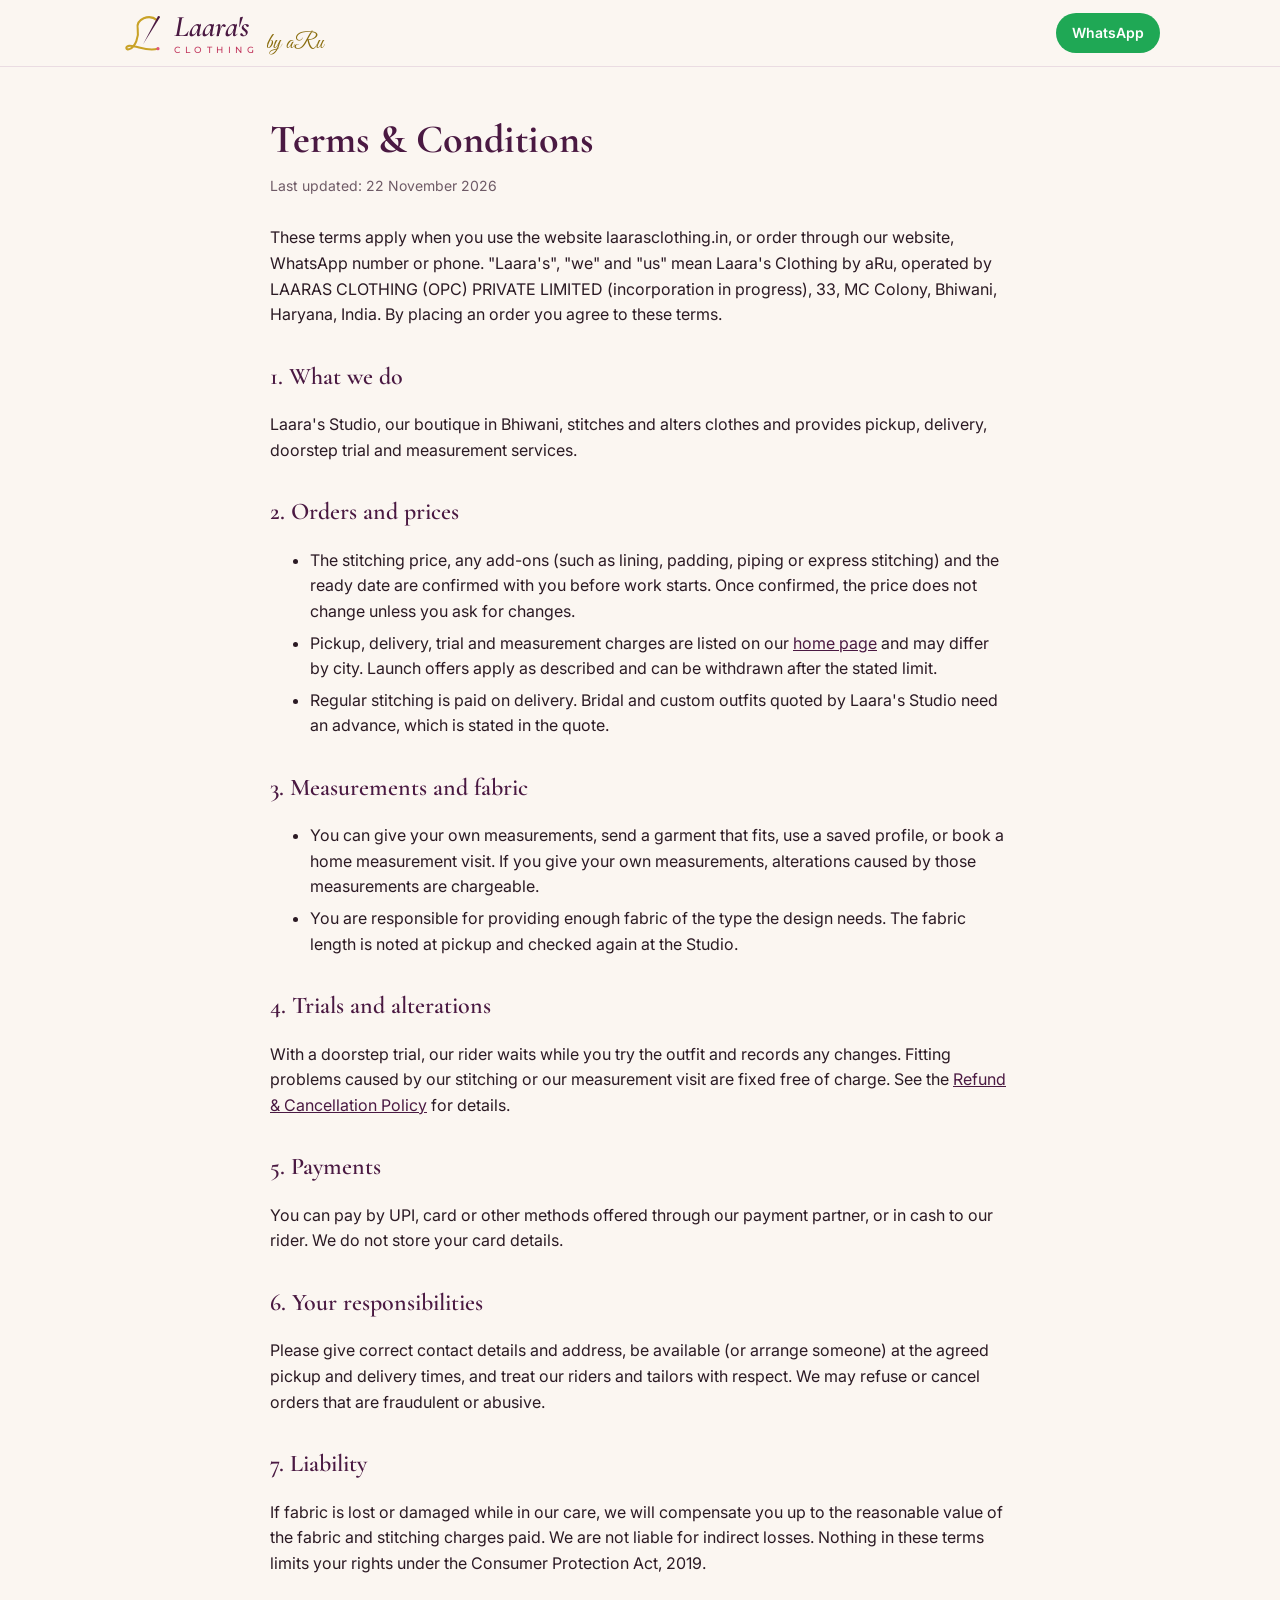
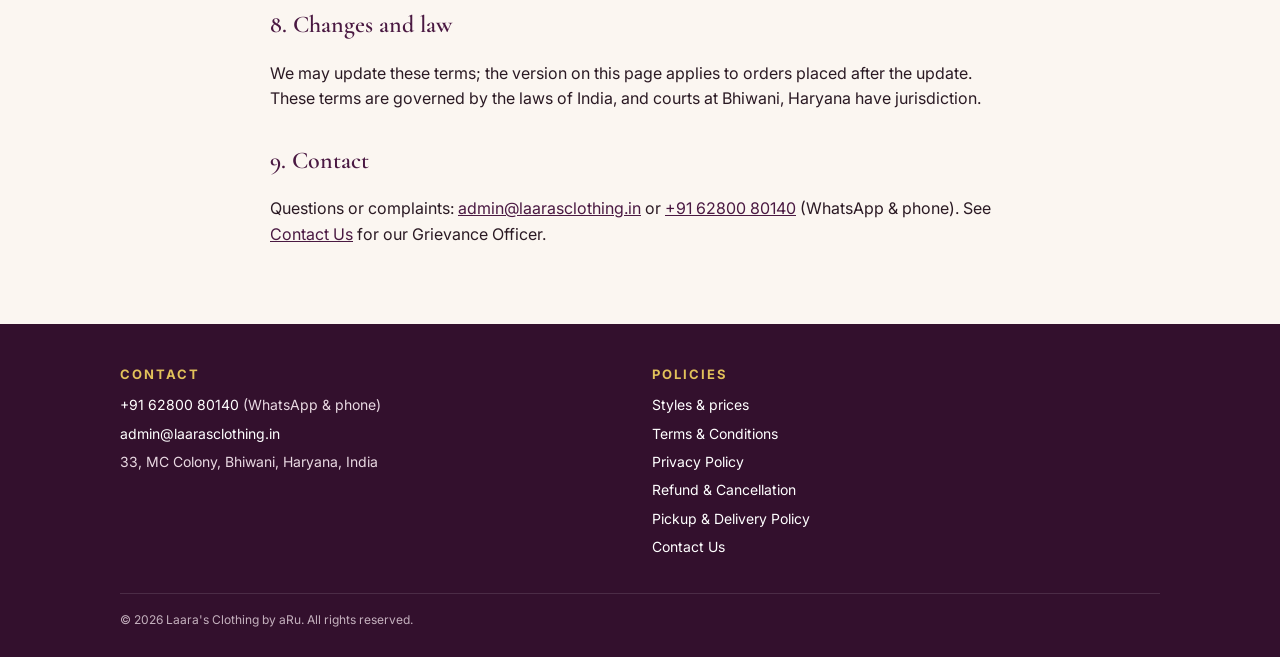
<file: site/terms.html>
<!DOCTYPE html><html lang="en"><head><meta charset="utf-8">
<meta name="viewport" content="width=device-width,initial-scale=1">
<title>Terms &amp; Conditions — Laara's Clothing by aRu</title><meta name="theme-color" content="#5B2245">
<link rel="icon" href="favicon.svg" type="image/svg+xml">
<link href="https://fonts.googleapis.com/css2?family=Cormorant+Garamond:ital,wght@0,600;1,600&family=Great+Vibes&family=Inter:wght@400;600;700&family=Montserrat:wght@500;600&family=Noto+Sans+Devanagari:wght@400;600&display=swap" rel="stylesheet">
<link rel="stylesheet" href="style.css"></head><body>
<header class="top"><div class="wrap">
<a class="brand" href="/" aria-label="Laara's Clothing by aRu home"><svg class="mark" viewBox="0 0 200 200" aria-hidden="true"><g transform="translate(-5 12)"><path d="M166 32 C132 4 74 26 82 70 C88 104 72 148 46 158 C30 164 27 146 44 144 C76 140 122 172 170 156" fill="none" stroke="#C9A227" stroke-width="9" stroke-linecap="round"/><polygon points="170,15 178,21 106,136" fill="#4A1942"/><circle cx="174" cy="18" r="4.4" fill="#4A1942"/><circle cx="170" cy="156" r="7" fill="#E0567A"/></g></svg><span class="words"><span class="name">Laara's</span><span class="sub">CLOTHING</span></span><span class="by">by aRu</span></a>
<a class="btn btn-wa" style="padding:9px 16px;font-size:14px" href="https://wa.me/916280080140">WhatsApp</a>
</div></header>
<main class="policy"><div class="wrap"><h1>Terms &amp; Conditions</h1><div class="updated">Last updated: 22 November 2026</div>

<p>These terms apply when you use the website laarasclothing.in, or order through our website, WhatsApp number or phone. "Laara's", "we" and "us" mean Laara's Clothing by aRu, operated by LAARAS CLOTHING (OPC) PRIVATE LIMITED (incorporation in progress), 33, MC Colony, Bhiwani, Haryana, India. By placing an order you agree to these terms.</p>
<h2>1. What we do</h2>
<p>Laara's Studio, our boutique in Bhiwani, stitches and alters clothes and provides pickup, delivery, doorstep trial and measurement services.</p>
<h2>2. Orders and prices</h2>
<ul>
<li>The stitching price, any add-ons (such as lining, padding, piping or express stitching) and the ready date are confirmed with you before work starts. Once confirmed, the price does not change unless you ask for changes.</li>
<li>Pickup, delivery, trial and measurement charges are listed on our <a href="/#prices">home page</a> and may differ by city. Launch offers apply as described and can be withdrawn after the stated limit.</li>
<li>Regular stitching is paid on delivery. Bridal and custom outfits quoted by Laara's Studio need an advance, which is stated in the quote.</li>
</ul>
<h2>3. Measurements and fabric</h2>
<ul>
<li>You can give your own measurements, send a garment that fits, use a saved profile, or book a home measurement visit. If you give your own measurements, alterations caused by those measurements are chargeable.</li>
<li>You are responsible for providing enough fabric of the type the design needs. The fabric length is noted at pickup and checked again at the Studio.</li>
</ul>
<h2>4. Trials and alterations</h2>
<p>With a doorstep trial, our rider waits while you try the outfit and records any changes. Fitting problems caused by our stitching or our measurement visit are fixed free of charge. See the <a href="refund.html">Refund &amp; Cancellation Policy</a> for details.</p>
<h2>5. Payments</h2>
<p>You can pay by UPI, card or other methods offered through our payment partner, or in cash to our rider. We do not store your card details.</p>
<h2>6. Your responsibilities</h2>
<p>Please give correct contact details and address, be available (or arrange someone) at the agreed pickup and delivery times, and treat our riders and tailors with respect. We may refuse or cancel orders that are fraudulent or abusive.</p>
<h2>7. Liability</h2>
<p>If fabric is lost or damaged while in our care, we will compensate you up to the reasonable value of the fabric and stitching charges paid. We are not liable for indirect losses. Nothing in these terms limits your rights under the Consumer Protection Act, 2019.</p>
<h2>8. Changes and law</h2>
<p>We may update these terms; the version on this page applies to orders placed after the update. These terms are governed by the laws of India, and courts at Bhiwani, Haryana have jurisdiction.</p>
<h2>9. Contact</h2>
<p>Questions or complaints: <a href="mailto:admin@laarasclothing.in">admin@laarasclothing.in</a> or <a href="https://wa.me/916280080140">+91 62800 80140</a> (WhatsApp &amp; phone). See <a href="contact.html">Contact Us</a> for our Grievance Officer.</p>

</div></main>
<footer><div class="wrap"><div class="cols">
<div><h4>Contact</h4><ul><li><a href="https://wa.me/916280080140">+91 62800 80140</a> (WhatsApp &amp; phone)</li><li><a href="mailto:admin@laarasclothing.in">admin@laarasclothing.in</a></li><li>33, MC Colony, Bhiwani, Haryana, India</li></ul></div>
<div><h4>Policies</h4><ul><li><a href="shop.html">Styles &amp; prices</a></li><li><a href="terms.html">Terms &amp; Conditions</a></li><li><a href="privacy.html">Privacy Policy</a></li><li><a href="refund.html">Refund &amp; Cancellation</a></li><li><a href="shipping.html">Pickup &amp; Delivery Policy</a></li><li><a href="contact.html">Contact Us</a></li></ul></div>
</div><div class="legal">© 2026 Laara's Clothing by aRu. All rights reserved.</div></div></footer>
</body></html>
</file>
<file: site/style.css>
:root{
  --plum:#4A1942; --plum-dark:#33102D; --rose:#F4A6B8; --rose-soft:#F8EDF1;
  --gold:#E2C15A; --gold-deep:#8A6D0E; --accent:#E0567A; --cream:#FBF6F1; --ink:#2B1A24; --muted:#6E5A66; --line:#EADCE2;
  --serif:'Cormorant Garamond',Georgia,serif; --sans:'Inter','Noto Sans Devanagari',system-ui,sans-serif;
  --script:'Great Vibes',cursive;
}
*{box-sizing:border-box}
html{scroll-behavior:smooth}
body{margin:0;font-family:var(--sans);color:var(--ink);background:var(--cream);line-height:1.6;font-size:16px}
a{color:var(--plum)}
img{max-width:100%}
.wrap{max-width:1080px;margin:0 auto;padding:0 20px}

/* header */
header.top{position:sticky;top:0;z-index:10;background:rgba(251,246,241,.94);backdrop-filter:blur(6px);border-bottom:1px solid var(--line)}
.top .wrap{display:flex;align-items:center;justify-content:space-between;gap:12px;padding-top:10px;padding-bottom:10px}
.brand{text-decoration:none;color:var(--plum);display:flex;align-items:center;gap:8px;line-height:1}
.brand .mark{width:46px;height:46px;flex:none}
.brand .words{display:flex;flex-direction:column}
.brand .name{font-family:var(--serif);font-style:italic;font-weight:600;font-size:30px;color:var(--plum)}
.brand .sub{font-family:'Montserrat',var(--sans);font-size:9px;letter-spacing:.5em;font-weight:500;color:#C2375E;margin-top:3px}
.brand .by{font-family:var(--script);color:var(--gold-deep);font-size:21px;align-self:flex-end;margin-bottom:2px}
.brand-foot .name{color:#fff}.brand-foot .sub{color:var(--rose)}.brand-foot .by{color:var(--gold)}
.hero-grid{display:grid;grid-template-columns:minmax(0,1.4fr) minmax(0,1fr);gap:32px;align-items:center}
.hero-seal{display:flex;justify-content:center}
.hero-seal .seal-svg{width:min(100%,340px);height:auto;filter:drop-shadow(0 12px 30px rgba(0,0,0,.35))}
.studio-seal{display:flex;justify-content:center}
.studio-seal .seal-svg{width:min(100%,280px);height:auto}
@media(max-width:760px){.hero-grid{grid-template-columns:1fr}.hero-seal{order:-1}.hero-seal .seal-svg{width:180px}}
nav.links{display:flex;gap:18px;font-size:14px}
nav.links a{text-decoration:none;color:var(--ink)}
nav.links a:hover{color:var(--plum)}
.lang{border:1px solid var(--plum);background:none;color:var(--plum);border-radius:20px;padding:5px 12px;font:600 13px var(--sans);cursor:pointer}
@media(max-width:760px){nav.links{display:none}}

/* buttons */
.btn{display:inline-flex;align-items:center;gap:8px;padding:13px 22px;border-radius:30px;font-weight:600;text-decoration:none;font-size:15px;border:0;cursor:pointer}
.btn-wa{background:#1FA855;color:#fff}
.btn-plum{background:var(--plum);color:#fff}
.btn-ghost{border:1.5px solid var(--plum);color:var(--plum);background:transparent}
.btn svg{width:18px;height:18px}

/* hero */
.hero{background:linear-gradient(160deg,var(--plum) 0%,var(--plum-dark) 100%);color:#fff;padding:56px 0 64px;position:relative;overflow:hidden}
.hero:after{content:"";position:absolute;right:-120px;top:-80px;width:380px;height:380px;border-radius:50%;border:2px dashed rgba(201,162,74,.35)}
.hero .eyebrow{color:var(--gold);letter-spacing:.2em;font-size:12px;font-weight:600;text-transform:uppercase}
.hero h1{font-family:var(--serif);font-weight:600;font-size:clamp(34px,6vw,56px);line-height:1.1;margin:12px 0 16px}
.hero h1 em{color:var(--rose)}
.hero{border-bottom:8px solid var(--gold)}
.hero p.lead{font-size:18px;max-width:560px;opacity:.92}
.hero .ctas{display:flex;flex-wrap:wrap;gap:12px;margin-top:26px}
.hero .btn-ghost{border-color:#fff;color:#fff}
.offer{margin-top:30px;display:inline-block;background:rgba(255,255,255,.08);border:1px solid rgba(201,162,74,.6);border-radius:14px;padding:14px 18px;font-size:15px}
.offer b{color:var(--gold)}

/* sections */
section{padding:60px 0}
section.alt{background:#fff}
h2{font-family:var(--serif);font-size:clamp(28px,4.5vw,40px);color:var(--plum);margin:0 0 8px;font-weight:600}
.sec-lead{color:var(--muted);margin:0 0 30px;max-width:640px}
.grid{display:grid;gap:18px}
.g4{grid-template-columns:repeat(auto-fit,minmax(220px,1fr))}
.g3{grid-template-columns:repeat(auto-fit,minmax(260px,1fr))}
.card{background:#fff;border:1px solid var(--line);border-radius:16px;padding:22px}
section.alt .card{background:var(--cream)}
.step-n{width:36px;height:36px;border-radius:50%;background:var(--rose-soft);color:var(--plum);display:grid;place-items:center;font-weight:700;margin-bottom:10px}
.card h3{margin:0 0 6px;font-size:18px;color:var(--plum-dark)}
.card p{margin:0;color:var(--muted);font-size:15px}

/* prices */
table.prices{width:100%;border-collapse:collapse;background:#fff;border-radius:16px;overflow:hidden;border:1px solid var(--line)}
.prices td{padding:14px 18px;border-bottom:1px solid var(--line)}
.prices tr:last-child td{border-bottom:0}
.prices td:last-child{text-align:right;font-weight:700;color:var(--plum);white-space:nowrap}
.note{font-size:13px;color:var(--muted);margin-top:12px}

/* join */
.join .card{display:flex;flex-direction:column;gap:12px}
.join .card .btn{align-self:flex-start;margin-top:auto}

/* studio */
.studio{display:grid;grid-template-columns:1.2fr 1fr;gap:28px;align-items:center}
@media(max-width:760px){.studio{grid-template-columns:1fr}}
.seal{aspect-ratio:1;max-width:260px;margin:auto;border-radius:50%;background:var(--plum);display:grid;place-items:center;color:#fff;text-align:center;border:6px solid var(--gold);box-shadow:0 0 0 6px var(--plum)}
.seal .name{font-family:var(--serif);font-style:italic;font-size:44px;line-height:1}
.seal .city{letter-spacing:.3em;font-size:12px;color:var(--gold);margin-top:8px}

/* footer */
footer{background:var(--plum-dark);color:#E9D9E2;padding:40px 0 28px;font-size:14px}
footer a{color:#fff;text-decoration:none}
footer .cols{display:grid;grid-template-columns:repeat(auto-fit,minmax(200px,1fr));gap:24px}
footer h4{color:var(--gold);margin:0 0 10px;font-size:13px;letter-spacing:.15em;text-transform:uppercase}
footer ul{list-style:none;padding:0;margin:0}
footer li{margin:6px 0}
footer .legal{border-top:1px solid rgba(255,255,255,.15);margin-top:28px;padding-top:16px;font-size:12px;opacity:.8}

/* floating whatsapp */
.wa-float{position:fixed;right:16px;bottom:16px;width:56px;height:56px;border-radius:50%;background:#1FA855;display:grid;place-items:center;box-shadow:0 6px 18px rgba(0,0,0,.25);z-index:20}
.wa-float svg{width:30px;height:30px;fill:#fff}

/* policy pages */
.policy{padding:40px 0 60px}
.policy .wrap{max-width:780px}
.policy h1{font-family:var(--serif);color:var(--plum);font-size:40px;margin:0 0 4px}
.policy .updated{color:var(--muted);font-size:14px;margin-bottom:28px}
.policy h2{font-size:24px;margin-top:30px}
.policy li{margin:6px 0}
.policy .box{background:#fff;border:1px solid var(--line);border-radius:14px;padding:18px 20px}

/* language */
[data-l="hi"]{display:none}
body.hi [data-l="en"]{display:none}
body.hi [data-l="hi"]{display:revert}
body.hi .eyebrow,body.hi .seal .city{letter-spacing:0}
</file>
